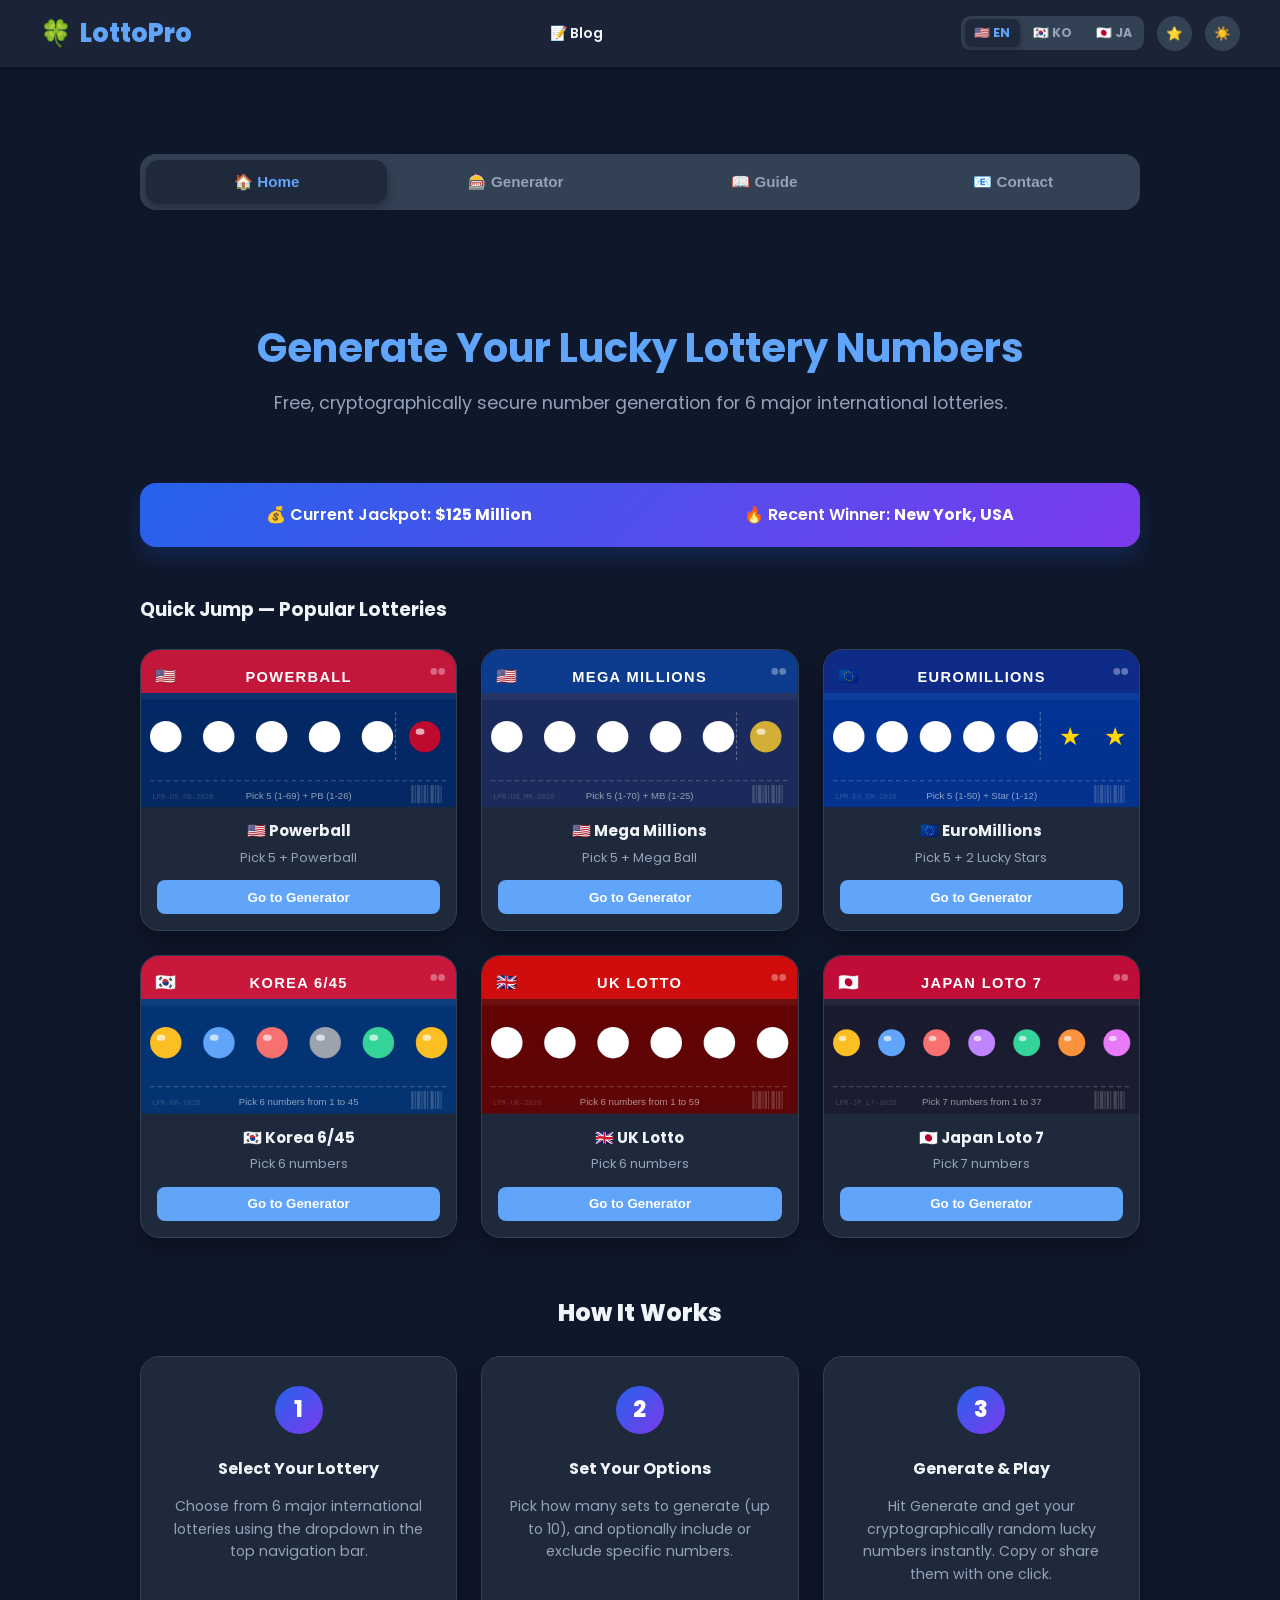
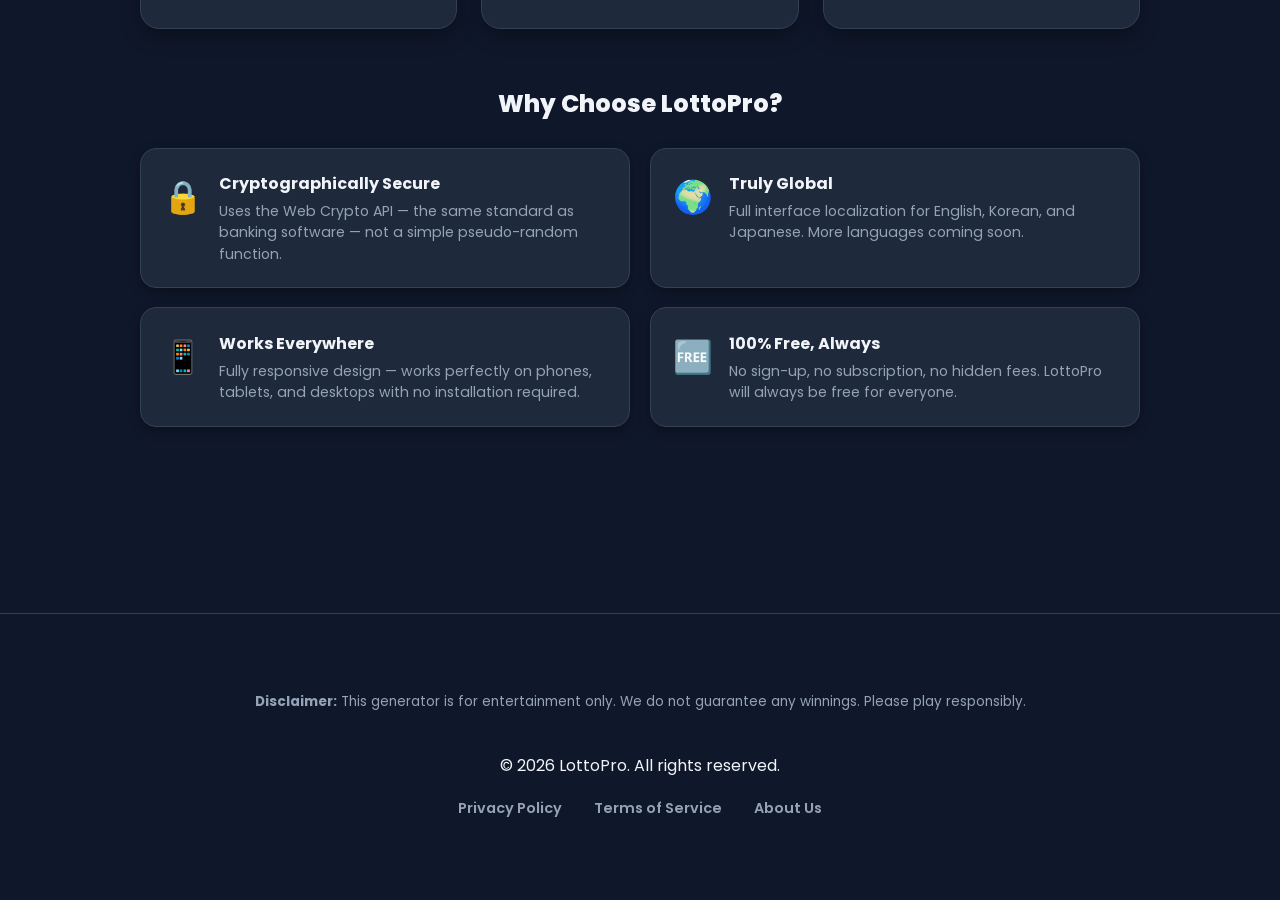
<file: index.html>
<!DOCTYPE html>
<html lang="en">
<head>
    <!-- Google tag (gtag.js) -->
    <script async src="https://www.googletagmanager.com/gtag/js?id=G-3ZBELZMYPK"></script>
    <script>
      window.dataLayer = window.dataLayer || [];
      function gtag(){dataLayer.push(arguments);}
      gtag('js', new Date());
      gtag('config', 'G-3ZBELZMYPK');
    </script>
    <meta charset="UTF-8">
    <meta name="viewport" content="width=device-width, initial-scale=1.0">
    <meta name="google-adsense-account" content="ca-pub-5192540925886631">
    <meta name="description" content="LottoPro - Professional Global Lottery Generator. Generate lucky numbers for Powerball, EuroMillions, Lotto 6/45 and more with statistical insights.">

    <!-- Open Graph -->
    <meta property="og:type" content="website">
    <meta property="og:url" content="https://pruduct-test.pages.dev/">
    <meta property="og:title" content="LottoPro - Global Lottery Number Generator">
    <meta property="og:description" content="Generate lucky numbers for Powerball, EuroMillions, UK Lotto, Korea 6/45, Japan Loto 7 — free, fast, and cryptographically random.">
    <meta property="og:image" content="https://pruduct-test.pages.dev/og-image.png">
    <meta name="twitter:card" content="summary_large_image">
    <meta name="twitter:title" content="LottoPro - Global Lottery Number Generator">
    <meta name="twitter:description" content="Free lucky number generator for Powerball, EuroMillions, UK Lotto, Korea 6/45 and more.">

    <!-- Schema.org -->
    <script type="application/ld+json">
    {
      "@context": "https://schema.org",
      "@type": "WebApplication",
      "name": "LottoPro",
      "url": "https://pruduct-test.pages.dev/",
      "description": "Free global lottery number generator supporting Powerball, EuroMillions, UK Lotto, Korea 6/45, and Japan Loto 7.",
      "applicationCategory": "UtilitiesApplication",
      "operatingSystem": "Any",
      "offers": { "@type": "Offer", "price": "0", "priceCurrency": "USD" },
      "featureList": ["Cryptographically secure random numbers", "Multi-language support", "Number history", "Include/Exclude numbers"]
    }
    </script>
    <script type="application/ld+json">
    {
      "@context": "https://schema.org",
      "@type": "FAQPage",
      "mainEntity": [
        {
          "@type": "Question",
          "name": "Are the lottery numbers truly random?",
          "acceptedAnswer": { "@type": "Answer", "text": "Yes. LottoPro uses the Web Crypto API (crypto.getRandomValues), the same cryptographic standard used in banking software, ensuring high-entropy unpredictable numbers." }
        },
        {
          "@type": "Question",
          "name": "Is LottoPro free to use?",
          "acceptedAnswer": { "@type": "Answer", "text": "Yes, LottoPro is 100% free with no registration, no subscription, and no hidden fees." }
        },
        {
          "@type": "Question",
          "name": "Which lotteries does LottoPro support?",
          "acceptedAnswer": { "@type": "Answer", "text": "LottoPro supports USA Powerball, USA Mega Millions, EuroMillions, UK National Lottery, Korea Lotto 6/45, and Japan Loto 7." }
        }
      ]
    }
    </script>

    <title>LottoPro - Global Lottery Number Generator & Results</title>
    <!-- PWA -->
    <link rel="manifest" href="manifest.json">
    <meta name="theme-color" content="#2563eb">
    <meta name="apple-mobile-web-app-capable" content="yes">
    <meta name="apple-mobile-web-app-status-bar-style" content="default">
    <meta name="apple-mobile-web-app-title" content="LottoPro">
    <link rel="apple-touch-icon" href="icon-192.svg">

    <script async src="https://pagead2.googlesyndication.com/pagead/js/adsbygoogle.js?client=ca-pub-5192540925886631"
     crossorigin="anonymous"></script>
    <link rel="stylesheet" href="style.css">
</head>
<body>
    <header class="main-header">
        <nav class="navbar">
            <div class="logo"><a href="/" style="text-decoration:none;color:inherit;">LottoPro</a></div>
            <a href="blog.html" class="blog-nav-link" style="font-size:0.875rem;font-weight:600;color:var(--text-color);text-decoration:none;white-space:nowrap;">📝 Blog</a>
            <div class="nav-controls">
                <div class="lang-selector" aria-label="Select language">
                    <button class="lang-btn" data-lang="en" title="English">🇺🇸 EN</button>
                    <button class="lang-btn" data-lang="ko" title="한국어">🇰🇷 KO</button>
                    <button class="lang-btn" data-lang="ja" title="日本語">🇯🇵 JA</button>
                </div>
                <button id="bookmark-btn" title="Add to Favorites" style="display:none;">
                    <span class="icon">⭐</span>
                </button>
                <button id="theme-toggle" title="Toggle Dark/Light Mode">
                    <span class="icon">🌙</span>
                </button>
            </div>
        </nav>
    </header>

    <!-- Bookmark tooltip -->
    <div id="bookmark-tooltip" class="bookmark-tooltip" style="display:none;"></div>

    <main class="content-wrapper">
        <!-- Ad: top banner -->
        <div class="ad-unit ad-top">
            <ins class="adsbygoogle"
                 style="display:block"
                 data-ad-client="ca-pub-5192540925886631"
                 data-ad-slot="auto"
                 data-ad-format="auto"
                 data-full-width-responsive="true"></ins>
            <script>(adsbygoogle = window.adsbygoogle || []).push({});</script>
        </div>

        <!-- Main Navigation Tabs -->
        <div class="main-tabs">
            <button class="main-tab-btn active" data-main-tab="home-tab" id="tab-home">🏠 Home</button>
            <button class="main-tab-btn" data-main-tab="generator-tab" id="tab-gen">🎰 Generator</button>
            <button class="main-tab-btn" data-main-tab="guide-tab" id="tab-guide">📖 Guide</button>
            <button class="main-tab-btn" data-main-tab="contact-tab" id="tab-contact">📧 Contact</button>
        </div>

        <!-- HOME TAB -->
        <section id="home-tab" class="main-tab-content active">
            <div class="hero">
                <h1 id="hero-title">Generate your lucky numbers for Powerball, Mega Millions, and more!</h1>
                <p id="hero-sub">Your scientifically random companion for global lotteries.</p>
            </div>

            <div class="jackpot-ticker">
                <div class="ticker-item"><span id="ticker-jackpot">💰 Current Powerball Jackpot:</span> <strong>$125 Million</strong></div>
                <div class="ticker-item"><span id="ticker-winner">🔥 Recent Winner:</span> <strong>New York, USA</strong></div>
            </div>

            <div class="quick-jump">
                <h3 id="quick-jump-title">Quick Jump - Popular Lotteries</h3>
                <div id="quick-grid-container" class="quick-grid"></div>
            </div>

            <!-- How It Works -->
            <div class="how-it-works">
                <h3 id="how-it-works-title">How It Works</h3>
                <div class="steps-grid">
                    <div class="step-card">
                        <div class="step-num">1</div>
                        <h4 data-i18n="step1Title">Select Your Lottery</h4>
                        <p data-i18n="step1Desc">Choose from 6 major international lotteries using the dropdown in the top navigation bar.</p>
                    </div>
                    <div class="step-card">
                        <div class="step-num">2</div>
                        <h4 data-i18n="step2Title">Set Your Options</h4>
                        <p data-i18n="step2Desc">Pick how many sets to generate (up to 10), and optionally include or exclude specific numbers.</p>
                    </div>
                    <div class="step-card">
                        <div class="step-num">3</div>
                        <h4 data-i18n="step3Title">Generate &amp; Play</h4>
                        <p data-i18n="step3Desc">Hit Generate and get your cryptographically random lucky numbers instantly. Copy or share them with one click.</p>
                    </div>
                </div>
            </div>

            <!-- Why LottoPro -->
            <div class="why-section">
                <h3 id="why-title">Why Choose LottoPro?</h3>
                <div class="why-grid">
                    <div class="why-item">
                        <span class="why-icon">🔒</span>
                        <div>
                            <strong data-i18n="why1Title">Cryptographically Secure</strong>
                            <p data-i18n="why1Desc">Uses the Web Crypto API — the same standard as banking software — not a simple pseudo-random function.</p>
                        </div>
                    </div>
                    <div class="why-item">
                        <span class="why-icon">🌍</span>
                        <div>
                            <strong data-i18n="why2Title">Truly Global</strong>
                            <p data-i18n="why2Desc">Full interface localization for English, Korean, and Japanese. More languages coming soon.</p>
                        </div>
                    </div>
                    <div class="why-item">
                        <span class="why-icon">📱</span>
                        <div>
                            <strong data-i18n="why3Title">Works Everywhere</strong>
                            <p data-i18n="why3Desc">Fully responsive design — works perfectly on phones, tablets, and desktops with no installation required.</p>
                        </div>
                    </div>
                    <div class="why-item">
                        <span class="why-icon">🆓</span>
                        <div>
                            <strong data-i18n="why4Title">100% Free, Always</strong>
                            <p data-i18n="why4Desc">No sign-up, no subscription, no hidden fees. LottoPro will always be free for everyone.</p>
                        </div>
                    </div>
                </div>
            </div>
        </section>

        <!-- GENERATOR TAB -->
        <section id="generator-tab" class="main-tab-content">
            <div class="container">
                <h2 id="gen-title-text">Generate Your Lucky Numbers</h2>

                <div class="lottery-select-wrapper">
                    <label for="country-select" id="lottery-select-label">Lottery:</label>
                    <select id="country-select" class="country-select">
                        <option value="us_pb">🇺🇸 USA (Powerball)</option>
                        <option value="us_mm">🇺🇸 USA (Mega Millions)</option>
                        <option value="kr">🇰🇷 South Korea (6/45)</option>
                        <option value="uk">🇬🇧 United Kingdom (6/59)</option>
                        <option value="jp_l7">🇯🇵 Japan (Loto 7)</option>
                        <option value="eu_em">🇪🇺 Europe (EuroMillions)</option>
                    </select>
                </div>

                <div class="generator-controls">
                    <div class="set-count-wrapper">
                        <label for="set-count" id="set-count-label">Sets:</label>
                        <select id="set-count" class="set-count-select">
                            <option value="1">1 Set</option>
                            <option value="2">2 Sets</option>
                            <option value="3">3 Sets</option>
                            <option value="5">5 Sets</option>
                            <option value="10">10 Sets</option>
                        </select>
                    </div>
                </div>

                <div class="advanced-options">
                    <div class="opt-group">
                        <label id="label-exclude">Exclude Numbers:</label>
                        <input type="text" id="exclude-nums" placeholder="e.g. 4, 13, 44">
                    </div>
                    <div class="opt-group">
                        <label id="label-include">Include Numbers:</label>
                        <input type="text" id="include-nums" placeholder="e.g. 7, 21">
                    </div>
                </div>

                <div id="luck-message" class="luck-message"></div>

                <div class="stats-box">
                    <h4 id="stats-title">Statistics</h4>
                    <div class="hot-cold-tabs">
                        <button class="hc-tab active" data-hc="hot" id="tab-hot">🔥 Hot</button>
                        <button class="hc-tab" data-hc="cold" id="tab-cold">🧊 Cold</button>
                    </div>
                    <div id="number-chart" class="number-chart"></div>
                    <a href="#" id="results-link" target="_blank" class="results-link">Check Official Results</a>
                </div>

                <div id="lotto-numbers" class="lotto-numbers-container"></div>
                <button id="generate-btn">Generate Numbers</button>
                <!-- History -->
                <div class="history-section" id="history-section" style="display:none;">
                    <div class="history-header">
                        <h4 id="history-title">Recent Numbers</h4>
                        <button id="clear-history-btn" class="clear-btn">Clear History</button>
                    </div>
                    <div id="history-list" class="history-list"></div>
                </div>
            </div>
        </section>

        <!-- GUIDE TAB -->
        <section id="guide-tab" class="main-tab-content">
            <div class="guide-container container">
                <h2 id="guide-header">Global Lottery Guide</h2>

                <!-- Quick Reference Table -->
                <div class="table-wrapper">
                    <table class="guide-table">
                        <thead>
                            <tr>
                                <th id="th-lotto">Lottery</th>
                                <th id="th-format">How to Play</th>
                                <th id="th-odds">Jackpot Odds</th>
                            </tr>
                        </thead>
                        <tbody>
                            <tr>
                                <td>🇺🇸 USA Powerball</td>
                                <td>Pick 5 (1–69) + Powerball (1–26)</td>
                                <td>1 in 292,201,338</td>
                            </tr>
                            <tr>
                                <td>🇺🇸 USA Mega Millions</td>
                                <td>Pick 5 (1–70) + Mega Ball (1–25)</td>
                                <td>1 in 302,575,350</td>
                            </tr>
                            <tr>
                                <td>🇪🇺 EuroMillions</td>
                                <td>Pick 5 (1–50) + 2 Lucky Stars (1–12)</td>
                                <td>1 in 139,838,160</td>
                            </tr>
                            <tr>
                                <td>🇬🇧 UK Lotto</td>
                                <td>Pick 6 (1–59)</td>
                                <td>1 in 45,057,474</td>
                            </tr>
                            <tr>
                                <td>🇰🇷 Korea 6/45</td>
                                <td>Pick 6 (1–45)</td>
                                <td>1 in 8,145,060</td>
                            </tr>
                            <tr>
                                <td>🇯🇵 Japan Loto 7</td>
                                <td>Pick 7 (1–37)</td>
                                <td>1 in 10,295,472</td>
                            </tr>
                        </tbody>
                    </table>
                </div>

                <!-- Per-Lottery Detail Cards (dynamically rendered) -->
                <h3 class="section-subheader" data-i18n="lotteryDetailsHeader">Lottery Details</h3>
                <div class="lottery-details-grid">
                    <div id="lottery-details-container"></div>
                </div>

                <!-- Pro Tip -->
                <div class="guide-info">
                    <h3 id="tip-header">💡 Pro Tip for Foreigners</h3>
                    <p id="tip-desc">If you win while abroad, most lotteries require you to claim the prize in the same state/country where the ticket was purchased. Always check the official website linked in our Results section!</p>
                </div>

                <!-- Responsible Gaming (dynamically rendered) -->
                <div id="responsible-gaming-container"></div>
            </div>
        </section>

        <!-- CONTACT TAB -->
        <section id="contact-tab" class="main-tab-content">
            <div class="contact-card container">
                <div class="contact-header-premium">
                    <h2 id="contact-header">Get in Touch</h2>
                    <p id="contact-sub">Have a suggestion or found a bug? We'd love to hear from you!</p>
                </div>

                <form action="https://formspree.io/f/mwvywbby" method="POST" class="premium-form">
                    <div class="form-grid">
                        <div class="form-group">
                            <label for="name" id="label-name">Name</label>
                            <input type="text" id="name" name="name" required placeholder="Your full name">
                        </div>
                        <div class="form-group">
                            <label for="email" id="label-email">Email</label>
                            <input type="email" id="email" name="_replyto" required data-i18n-placeholder="emailPlaceholder" placeholder="Email address">
                        </div>
                    </div>
                    <div class="form-group">
                        <label for="message" id="label-msg">Message</label>
                        <textarea id="message" name="message" required data-i18n-placeholder="msgPlaceholder" placeholder="How can we help you?"></textarea>
                    </div>
                    <button type="submit" class="submit-btn-premium" id="btn-submit">
                        <span id="btn-text">Send Message</span>
                    </button>
                </form>
            </div>

            <div class="faq-container-premium">
                <h3 id="faq-header">Frequently Asked Questions</h3>
                <div class="faq-grid-premium">
                    <div class="faq-card-premium">
                        <h4 id="faq-q1">Is this service free?</h4>
                        <p id="faq-a1">Yes, LottoPro is 100% free to use for everyone. No registration, no subscription, and no hidden fees — ever.</p>
                    </div>
                    <div class="faq-card-premium">
                        <h4 id="faq-q2">Are the numbers truly random?</h4>
                        <p id="faq-a2">Yes. We use the Web Crypto API (crypto.getRandomValues), the same cryptographic standard used in banking software, ensuring every number is genuinely unpredictable.</p>
                    </div>
                    <div class="faq-card-premium">
                        <h4 data-i18n="faqQ3">Does LottoPro generate bonus numbers?</h4>
                        <p data-i18n="faqA3">Only for lotteries where the buyer chooses a bonus number: Powerball (Powerball), Mega Millions (Mega Ball), and EuroMillions (Lucky Stars). For UK Lotto, Korea 6/45, and Japan Loto 7, the bonus ball is drawn by the operator — not the player — so we only generate the main numbers.</p>
                    </div>
                    <div class="faq-card-premium">
                        <h4 data-i18n="faqQ4">Can I use the same numbers every week?</h4>
                        <p data-i18n="faqA4">Absolutely. Use the "Include Numbers" field in the generator to lock in specific numbers you always want included. Your history is also saved automatically so you can reference past sets.</p>
                    </div>
                    <div class="faq-card-premium">
                        <h4 data-i18n="faqQ5">Does using a number generator improve my chances of winning?</h4>
                        <p data-i18n="faqA5">No. Each lottery draw is completely independent. No tool, system, or strategy can improve your probability of winning. LottoPro is provided for entertainment and convenience only.</p>
                    </div>
                    <div class="faq-card-premium">
                        <h4 data-i18n="faqQ6">Is my data stored or shared?</h4>
                        <p data-i18n="faqA6">We do not collect personal data. Your generated number history is stored only in your own browser (localStorage) and is never transmitted to our servers. See our <a href="privacy-policy.html" style="color:var(--primary-color)">Privacy Policy</a> for full details.</p>
                    </div>
                </div>
            </div>
        </section>

        <!-- Ad: bottom banner -->
        <div class="ad-unit ad-bottom">
            <ins class="adsbygoogle"
                 style="display:block"
                 data-ad-client="ca-pub-5192540925886631"
                 data-ad-slot="auto"
                 data-ad-format="auto"
                 data-full-width-responsive="true"></ins>
            <script>(adsbygoogle = window.adsbygoogle || []).push({});</script>
        </div>
    </main>

    <footer class="main-footer">
        <div class="footer-content">
            <div class="disclaimer">
                <p id="footer-disclaimer"><strong>Disclaimer:</strong> This Lotto Number Generator is provided for entertainment purposes only. The numbers generated are purely random and do not guarantee any winnings. Please play responsibly.</p>
            </div>
            <p>&copy; 2026 LottoPro. All rights reserved.</p>
            <ul class="footer-links">
                <li><a href="privacy-policy.html"><span data-i18n="footerPrivacy">Privacy Policy</span></a></li>
                <li><a href="terms-of-service.html"><span data-i18n="footerTerms">Terms of Service</span></a></li>
                <li><a href="about.html"><span data-i18n="footerAbout">About Us</span></a></li>
            </ul>
        </div>
    </footer>
    <script src="main.js" type="module"></script>
    <script>
      if ('serviceWorker' in navigator) {
        window.addEventListener('load', () => navigator.serviceWorker.register('/sw.js'));
      }
    </script>
</body>
</html>
</file>
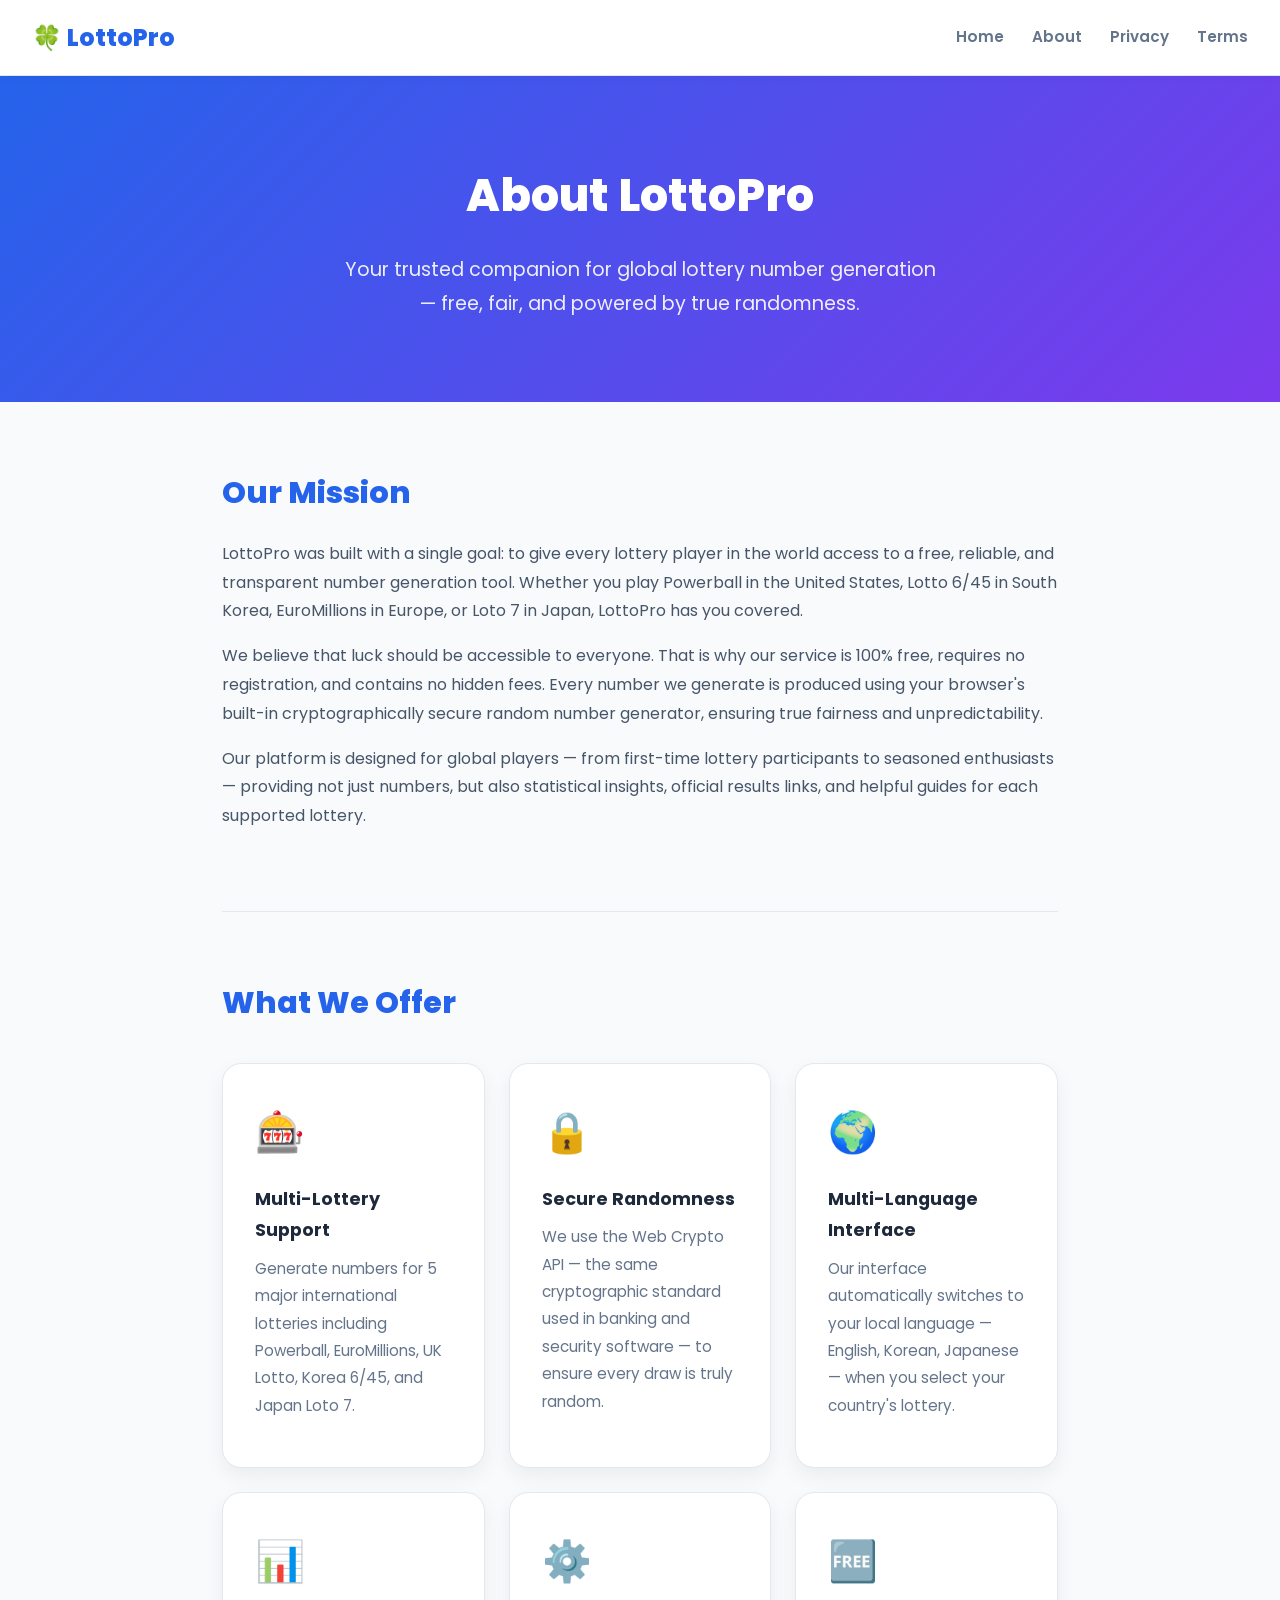
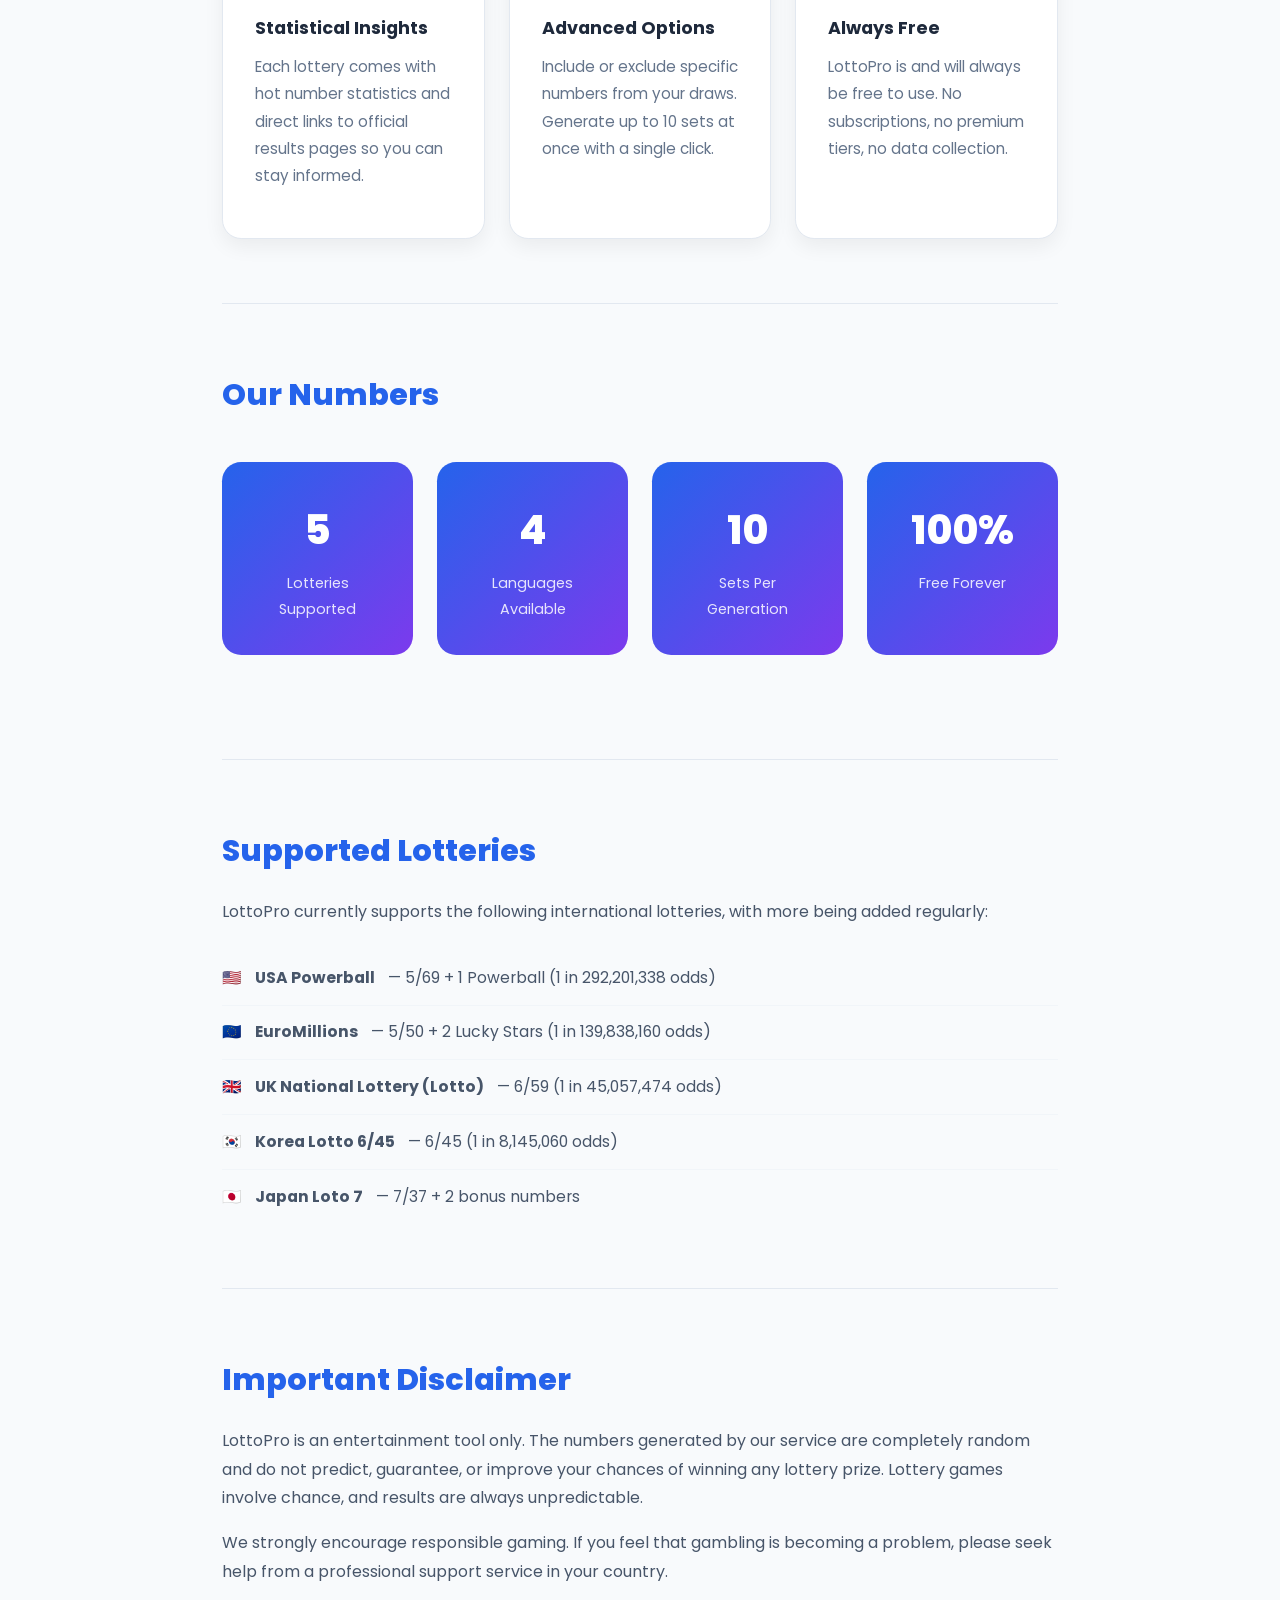
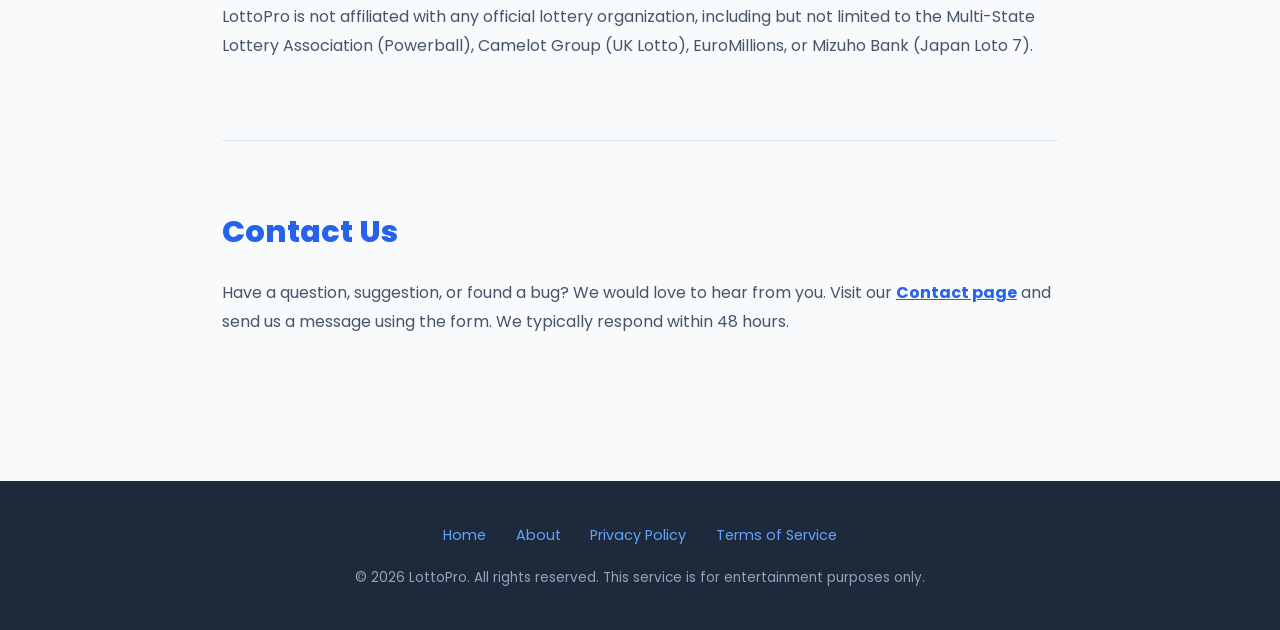
<file: about.html>
<!DOCTYPE html>
<html lang="en">
<head>
    <meta charset="UTF-8">
    <meta name="viewport" content="width=device-width, initial-scale=1.0">
    <meta name="description" content="About LottoPro - Learn about our mission to provide free, fair, and statistically-powered lottery number generators for players worldwide.">
    <title>About Us - LottoPro Global Lottery Generator</title>
    <script async src="https://www.googletagmanager.com/gtag/js?id=G-3ZBELZMYPK"></script>
    <script>
      window.dataLayer = window.dataLayer || [];
      function gtag(){dataLayer.push(arguments);}
      gtag('js', new Date());
      gtag('config', 'G-3ZBELZMYPK');
    </script>
    <script async src="https://pagead2.googlesyndication.com/pagead/js/adsbygoogle.js?client=ca-pub-5192540925886631" crossorigin="anonymous"></script>
    <style>
        @import url('https://fonts.googleapis.com/css2?family=Poppins:wght@400;600;700;800&display=swap');
        * { margin: 0; padding: 0; box-sizing: border-box; }
        body { font-family: 'Poppins', sans-serif; background: #f8fafc; color: #1e293b; line-height: 1.8; }
        header { background: #fff; border-bottom: 1px solid #e2e8f0; padding: 1rem 2rem; display: flex; align-items: center; justify-content: space-between; position: sticky; top: 0; z-index: 100; box-shadow: 0 1px 10px rgba(0,0,0,0.05); }
        .logo { font-size: 1.5rem; font-weight: 800; color: #2563eb; text-decoration: none; }
        .logo::before { content: "🍀 "; }
        nav a { margin-left: 1.5rem; text-decoration: none; color: #64748b; font-weight: 600; font-size: 0.95rem; transition: color 0.2s; }
        nav a:hover { color: #2563eb; }
        .hero { background: linear-gradient(135deg, #2563eb, #7c3aed); color: white; text-align: center; padding: 5rem 2rem; }
        .hero h1 { font-size: 2.8rem; font-weight: 800; margin-bottom: 1rem; }
        .hero p { font-size: 1.2rem; opacity: 0.9; max-width: 600px; margin: 0 auto; }
        .container { max-width: 900px; margin: 0 auto; padding: 0 2rem; }
        .section { padding: 4rem 0; border-bottom: 1px solid #e2e8f0; }
        .section:last-of-type { border-bottom: none; }
        .section h2 { font-size: 1.9rem; font-weight: 800; color: #2563eb; margin-bottom: 1.2rem; }
        .section p { font-size: 1rem; color: #475569; margin-bottom: 1rem; }
        .values-grid { display: grid; grid-template-columns: repeat(auto-fit, minmax(250px, 1fr)); gap: 1.5rem; margin-top: 2rem; }
        .value-card { background: #fff; border-radius: 1.2rem; padding: 2rem; box-shadow: 0 8px 20px rgba(0,0,0,0.06); border: 1px solid #e2e8f0; }
        .value-card .icon { font-size: 2.5rem; margin-bottom: 1rem; }
        .value-card h3 { font-size: 1.1rem; font-weight: 700; color: #1e293b; margin-bottom: 0.5rem; }
        .value-card p { font-size: 0.95rem; color: #64748b; }
        .stats-row { display: grid; grid-template-columns: repeat(auto-fit, minmax(180px, 1fr)); gap: 1.5rem; margin: 2.5rem 0; }
        .stat-card { background: linear-gradient(135deg, #2563eb, #7c3aed); color: white; border-radius: 1.2rem; padding: 2rem; text-align: center; }
        .stat-card .number { font-size: 2.5rem; font-weight: 800; }
        .stat-card .label { font-size: 0.9rem; opacity: 0.85; margin-top: 0.3rem; }
        .lotteries-list { list-style: none; margin-top: 1.5rem; }
        .lotteries-list li { padding: 0.8rem 0; border-bottom: 1px solid #f1f5f9; font-size: 0.98rem; color: #475569; display: flex; align-items: center; gap: 0.8rem; }
        .lotteries-list li:last-child { border-bottom: none; }
        footer { background: #1e293b; color: #94a3b8; text-align: center; padding: 2.5rem 1rem; margin-top: 4rem; }
        footer a { color: #60a5fa; text-decoration: none; margin: 0 0.8rem; font-size: 0.9rem; }
        footer a:hover { text-decoration: underline; }
        footer .copyright { margin-top: 1rem; font-size: 0.85rem; }
        @media (max-width: 768px) {
            .hero h1 { font-size: 2rem; }
            .stats-row { grid-template-columns: 1fr 1fr; }
        }
    </style>
</head>
<body>

<header>
    <a href="index.html" class="logo">LottoPro</a>
    <nav>
        <a href="index.html">Home</a>
        <a href="about.html">About</a>
        <a href="privacy-policy.html">Privacy</a>
        <a href="terms-of-service.html">Terms</a>
    </nav>
</header>

<div class="hero">
    <h1>About LottoPro</h1>
    <p>Your trusted companion for global lottery number generation — free, fair, and powered by true randomness.</p>
</div>

<main class="container">

    <section class="section">
        <h2>Our Mission</h2>
        <p>LottoPro was built with a single goal: to give every lottery player in the world access to a free, reliable, and transparent number generation tool. Whether you play Powerball in the United States, Lotto 6/45 in South Korea, EuroMillions in Europe, or Loto 7 in Japan, LottoPro has you covered.</p>
        <p>We believe that luck should be accessible to everyone. That is why our service is 100% free, requires no registration, and contains no hidden fees. Every number we generate is produced using your browser's built-in cryptographically secure random number generator, ensuring true fairness and unpredictability.</p>
        <p>Our platform is designed for global players — from first-time lottery participants to seasoned enthusiasts — providing not just numbers, but also statistical insights, official results links, and helpful guides for each supported lottery.</p>
    </section>

    <section class="section">
        <h2>What We Offer</h2>
        <div class="values-grid">
            <div class="value-card">
                <div class="icon">🎰</div>
                <h3>Multi-Lottery Support</h3>
                <p>Generate numbers for 5 major international lotteries including Powerball, EuroMillions, UK Lotto, Korea 6/45, and Japan Loto 7.</p>
            </div>
            <div class="value-card">
                <div class="icon">🔒</div>
                <h3>Secure Randomness</h3>
                <p>We use the Web Crypto API — the same cryptographic standard used in banking and security software — to ensure every draw is truly random.</p>
            </div>
            <div class="value-card">
                <div class="icon">🌍</div>
                <h3>Multi-Language Interface</h3>
                <p>Our interface automatically switches to your local language — English, Korean, Japanese — when you select your country's lottery.</p>
            </div>
            <div class="value-card">
                <div class="icon">📊</div>
                <h3>Statistical Insights</h3>
                <p>Each lottery comes with hot number statistics and direct links to official results pages so you can stay informed.</p>
            </div>
            <div class="value-card">
                <div class="icon">⚙️</div>
                <h3>Advanced Options</h3>
                <p>Include or exclude specific numbers from your draws. Generate up to 10 sets at once with a single click.</p>
            </div>
            <div class="value-card">
                <div class="icon">🆓</div>
                <h3>Always Free</h3>
                <p>LottoPro is and will always be free to use. No subscriptions, no premium tiers, no data collection.</p>
            </div>
        </div>
    </section>

    <section class="section">
        <h2>Our Numbers</h2>
        <div class="stats-row">
            <div class="stat-card">
                <div class="number">5</div>
                <div class="label">Lotteries Supported</div>
            </div>
            <div class="stat-card">
                <div class="number">4</div>
                <div class="label">Languages Available</div>
            </div>
            <div class="stat-card">
                <div class="number">10</div>
                <div class="label">Sets Per Generation</div>
            </div>
            <div class="stat-card">
                <div class="number">100%</div>
                <div class="label">Free Forever</div>
            </div>
        </div>
    </section>

    <section class="section">
        <h2>Supported Lotteries</h2>
        <p>LottoPro currently supports the following international lotteries, with more being added regularly:</p>
        <ul class="lotteries-list">
            <li>🇺🇸 <strong>USA Powerball</strong> — 5/69 + 1 Powerball (1 in 292,201,338 odds)</li>
            <li>🇪🇺 <strong>EuroMillions</strong> — 5/50 + 2 Lucky Stars (1 in 139,838,160 odds)</li>
            <li>🇬🇧 <strong>UK National Lottery (Lotto)</strong> — 6/59 (1 in 45,057,474 odds)</li>
            <li>🇰🇷 <strong>Korea Lotto 6/45</strong> — 6/45 (1 in 8,145,060 odds)</li>
            <li>🇯🇵 <strong>Japan Loto 7</strong> — 7/37 + 2 bonus numbers</li>
        </ul>
    </section>

    <section class="section">
        <h2>Important Disclaimer</h2>
        <p>LottoPro is an entertainment tool only. The numbers generated by our service are completely random and do not predict, guarantee, or improve your chances of winning any lottery prize. Lottery games involve chance, and results are always unpredictable.</p>
        <p>We strongly encourage responsible gaming. If you feel that gambling is becoming a problem, please seek help from a professional support service in your country.</p>
        <p>LottoPro is not affiliated with any official lottery organization, including but not limited to the Multi-State Lottery Association (Powerball), Camelot Group (UK Lotto), EuroMillions, or Mizuho Bank (Japan Loto 7).</p>
    </section>

    <section class="section">
        <h2>Contact Us</h2>
        <p>Have a question, suggestion, or found a bug? We would love to hear from you. Visit our <a href="index.html#contact" style="color:#2563eb; font-weight:700;">Contact page</a> and send us a message using the form. We typically respond within 48 hours.</p>
    </section>

</main>

<footer>
    <div>
        <a href="index.html">Home</a>
        <a href="about.html">About</a>
        <a href="privacy-policy.html">Privacy Policy</a>
        <a href="terms-of-service.html">Terms of Service</a>
    </div>
    <p class="copyright">&copy; 2026 LottoPro. All rights reserved. This service is for entertainment purposes only.</p>
</footer>

</body>
</html>
</file>
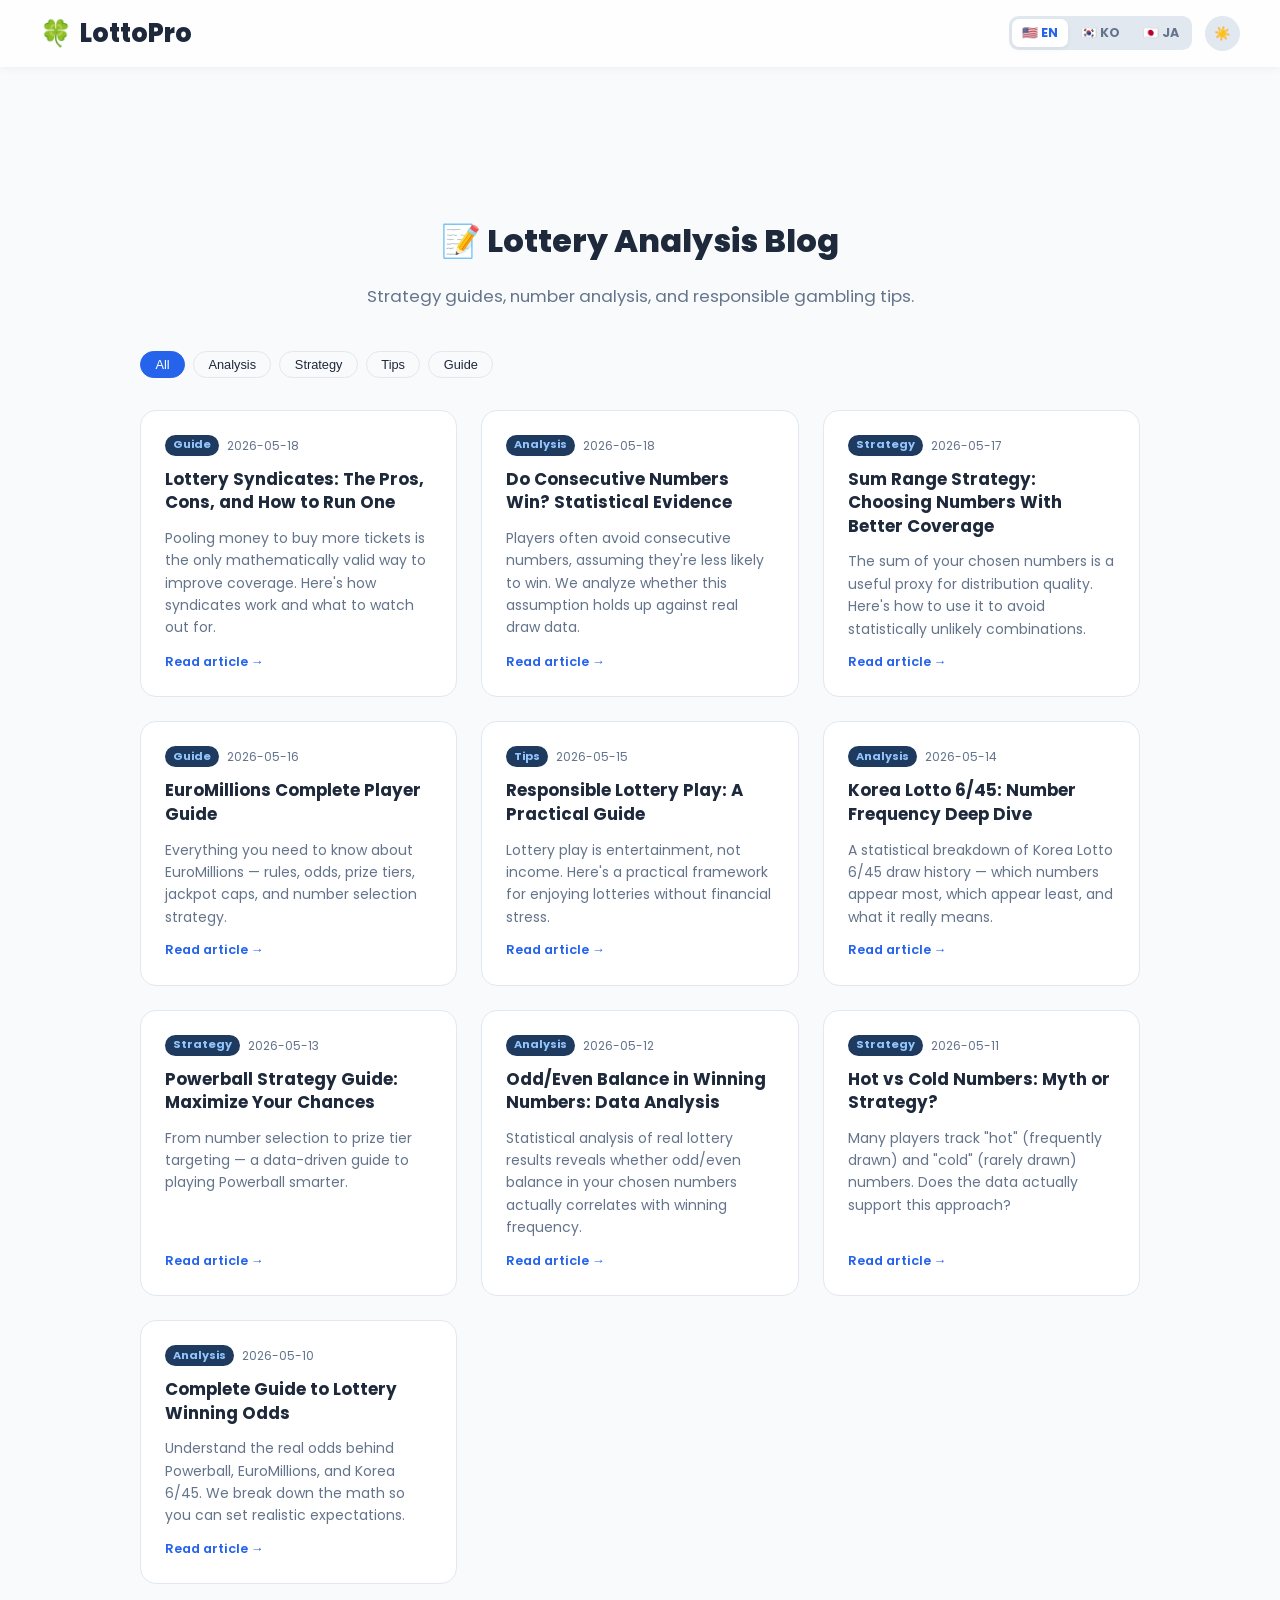
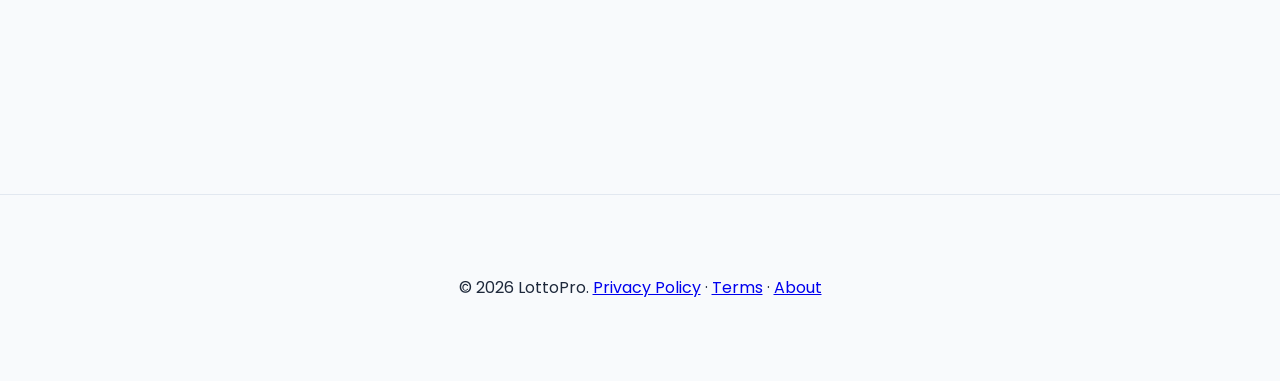
<file: blog.html>
<!DOCTYPE html>
<html lang="en">
<head>
    <script async src="https://www.googletagmanager.com/gtag/js?id=G-3ZBELZMYPK"></script>
    <script>
      window.dataLayer = window.dataLayer || [];
      function gtag(){dataLayer.push(arguments);}
      gtag('js', new Date());
      gtag('config', 'G-3ZBELZMYPK');
    </script>
    <meta charset="UTF-8">
    <meta name="viewport" content="width=device-width, initial-scale=1.0">
    <meta name="google-adsense-account" content="ca-pub-5192540925886631">
    <meta name="description" content="LottoPro Blog — Lottery strategy guides, number analysis, odds breakdowns, and responsible gambling tips.">
    <meta property="og:type" content="website">
    <meta property="og:url" content="https://pruduct-test.pages.dev/blog.html">
    <meta property="og:title" content="LottoPro Blog — Lottery Analysis & Strategy">
    <meta property="og:description" content="Expert lottery guides: odds analysis, hot/cold numbers, strategy tips for Powerball, EuroMillions, Korea 6/45 and more.">
    <title>LottoPro Blog — Lottery Analysis & Strategy</title>
    <link rel="manifest" href="manifest.json">
    <meta name="theme-color" content="#2563eb">
    <script async src="https://pagead2.googlesyndication.com/pagead/js/adsbygoogle.js?client=ca-pub-5192540925886631" crossorigin="anonymous"></script>
    <link rel="stylesheet" href="style.css">
    <style>
        .blog-hero { text-align: center; padding: 2.5rem 1rem 1.5rem; }
        .blog-hero h1 { font-size: 2rem; font-weight: 800; margin-bottom: 0.5rem; }
        .blog-hero p { color: var(--text-muted, #64748b); font-size: 1.05rem; }
        .blog-grid { display: grid; grid-template-columns: repeat(auto-fill, minmax(300px, 1fr)); gap: 1.5rem; padding: 1.5rem 0 3rem; }
        .blog-card { background: var(--container-bg); border: 1px solid var(--toggle-bg); border-radius: 1rem; padding: 1.5rem; display: flex; flex-direction: column; gap: 0.75rem; transition: transform 0.15s, box-shadow 0.15s; cursor: pointer; text-decoration: none; color: inherit; }
        .blog-card:hover { transform: translateY(-3px); box-shadow: 0 8px 24px rgba(0,0,0,0.12); }
        .blog-card-meta { display: flex; align-items: center; gap: 0.5rem; font-size: 0.75rem; color: var(--text-muted, #64748b); }
        .blog-card-category { background: #dbeafe; color: #1d4ed8; font-weight: 700; padding: 0.1rem 0.5rem; border-radius: 999px; font-size: 0.7rem; }
        .dark .blog-card-category { background: #1e3a5f; color: #93c5fd; }
        .blog-card h2 { font-size: 1.05rem; font-weight: 700; margin: 0; line-height: 1.4; color: var(--text-color); }
        .blog-card p { font-size: 0.875rem; color: var(--text-muted, #64748b); margin: 0; line-height: 1.6; flex: 1; }
        .blog-card-read { font-size: 0.8rem; font-weight: 600; color: #2563eb; margin-top: auto; }
        .blog-filter { display: flex; gap: 0.5rem; flex-wrap: wrap; margin-bottom: 0.5rem; }
        .filter-btn { padding: 0.3rem 0.9rem; border-radius: 999px; border: 1px solid var(--toggle-bg); background: transparent; color: var(--text-color); font-size: 0.8rem; cursor: pointer; transition: background 0.15s; }
        .filter-btn.active, .filter-btn:hover { background: #2563eb; color: white; border-color: #2563eb; }
        @media (max-width: 480px) { .blog-grid { grid-template-columns: 1fr; } .blog-hero h1 { font-size: 1.5rem; } }
    </style>
</head>
<body>
    <header class="main-header">
        <nav class="navbar">
            <a href="/" class="logo" style="text-decoration:none;color:inherit;">LottoPro</a>
            <div class="nav-controls">
                <div class="lang-selector">
                    <button class="lang-btn" data-lang="en" title="English">🇺🇸 EN</button>
                    <button class="lang-btn" data-lang="ko" title="한국어">🇰🇷 KO</button>
                    <button class="lang-btn" data-lang="ja" title="日本語">🇯🇵 JA</button>
                </div>
                <button id="theme-toggle" title="Toggle Dark/Light Mode"><span class="icon">🌙</span></button>
            </div>
        </nav>
    </header>

    <main class="content-wrapper">
        <div class="ad-unit ad-top">
            <ins class="adsbygoogle" style="display:block" data-ad-client="ca-pub-5192540925886631" data-ad-slot="auto" data-ad-format="auto" data-full-width-responsive="true"></ins>
            <script>(adsbygoogle = window.adsbygoogle || []).push({});</script>
        </div>

        <div class="blog-hero">
            <h1 id="blog-title">📝 Lottery Analysis Blog</h1>
            <p id="blog-sub">Strategy guides, number analysis, and responsible gambling tips.</p>
        </div>

        <div class="blog-filter" id="blog-filter"></div>
        <div class="blog-grid" id="blog-grid"></div>

        <div class="ad-unit" style="margin-top:2rem;">
            <ins class="adsbygoogle" style="display:block" data-ad-client="ca-pub-5192540925886631" data-ad-slot="auto" data-ad-format="auto" data-full-width-responsive="true"></ins>
            <script>(adsbygoogle = window.adsbygoogle || []).push({});</script>
        </div>
    </main>

    <footer class="main-footer">
        <p>&copy; 2026 LottoPro. <a href="privacy-policy.html">Privacy Policy</a> · <a href="terms-of-service.html">Terms</a> · <a href="about.html">About</a></p>
    </footer>

    <script src="data/posts.js"></script>
    <script>
        // ── Theme ──────────────────────────────────────────────────────────────
        const savedTheme = localStorage.getItem('theme') || 'dark';
        if (savedTheme === 'dark') document.body.classList.add('dark');
        document.getElementById('theme-toggle').addEventListener('click', () => {
            document.body.classList.toggle('dark');
            localStorage.setItem('theme', document.body.classList.contains('dark') ? 'dark' : 'light');
            document.querySelector('#theme-toggle .icon').textContent = document.body.classList.contains('dark') ? '☀️' : '🌙';
        });
        if (savedTheme === 'dark') document.querySelector('#theme-toggle .icon').textContent = '☀️';

        // ── Language ──────────────────────────────────────────────────────────
        let currentLang = localStorage.getItem('lang') || 'en';

        const UI_TEXT = {
            en: { title: '📝 Lottery Analysis Blog', sub: 'Strategy guides, number analysis, and responsible gambling tips.', all: 'All', read: 'Read article →' },
            ko: { title: '📝 복권 분석 블로그', sub: '전략 가이드, 번호 분석, 책임감 있는 도박 팁.', all: '전체', read: '기사 읽기 →' },
            ja: { title: '📝 宝くじ分析ブログ', sub: '戦略ガイド、番号分析、責任あるギャンブルのヒント。', all: 'すべて', read: '記事を読む →' },
        };

        function applyLang(lang) {
            currentLang = lang;
            localStorage.setItem('lang', lang);
            document.querySelectorAll('.lang-btn').forEach(b => b.classList.toggle('active', b.dataset.lang === lang));
            document.documentElement.lang = lang;
            const t = UI_TEXT[lang] || UI_TEXT.en;
            document.getElementById('blog-title').textContent = t.title;
            document.getElementById('blog-sub').textContent = t.sub;
            renderFilter(lang);
            renderGrid(lang, activeFilter);
        }

        document.querySelectorAll('.lang-btn').forEach(btn => {
            btn.addEventListener('click', () => applyLang(btn.dataset.lang));
        });

        // ── Filter ────────────────────────────────────────────────────────────
        let activeFilter = 'all';

        function renderFilter(lang) {
            const t = UI_TEXT[lang] || UI_TEXT.en;
            const categories = ['all', ...new Set(POSTS.map(p => p.category[lang] || p.category.en))];
            const container = document.getElementById('blog-filter');
            container.innerHTML = categories.map(cat => `
                <button class="filter-btn${cat === activeFilter ? ' active' : ''}" data-cat="${cat}">
                    ${cat === 'all' ? t.all : cat}
                </button>
            `).join('');
            container.querySelectorAll('.filter-btn').forEach(btn => {
                btn.addEventListener('click', () => {
                    activeFilter = btn.dataset.cat;
                    renderFilter(currentLang);
                    renderGrid(currentLang, activeFilter);
                });
            });
        }

        // ── Grid ──────────────────────────────────────────────────────────────
        function renderGrid(lang, filter) {
            const t = UI_TEXT[lang] || UI_TEXT.en;
            let posts = [...POSTS].reverse();
            if (filter !== 'all') {
                posts = posts.filter(p => (p.category[lang] || p.category.en) === filter);
            }
            document.getElementById('blog-grid').innerHTML = posts.map(p => `
                <a class="blog-card" href="post.html?id=${p.id}&lang=${lang}">
                    <div class="blog-card-meta">
                        <span class="blog-card-category">${p.category[lang] || p.category.en}</span>
                        <span>${p.date}</span>
                    </div>
                    <h2>${p.title[lang] || p.title.en}</h2>
                    <p>${p.summary[lang] || p.summary.en}</p>
                    <span class="blog-card-read">${t.read}</span>
                </a>
            `).join('');
        }

        applyLang(currentLang);
    </script>
</body>
</html>
</file>
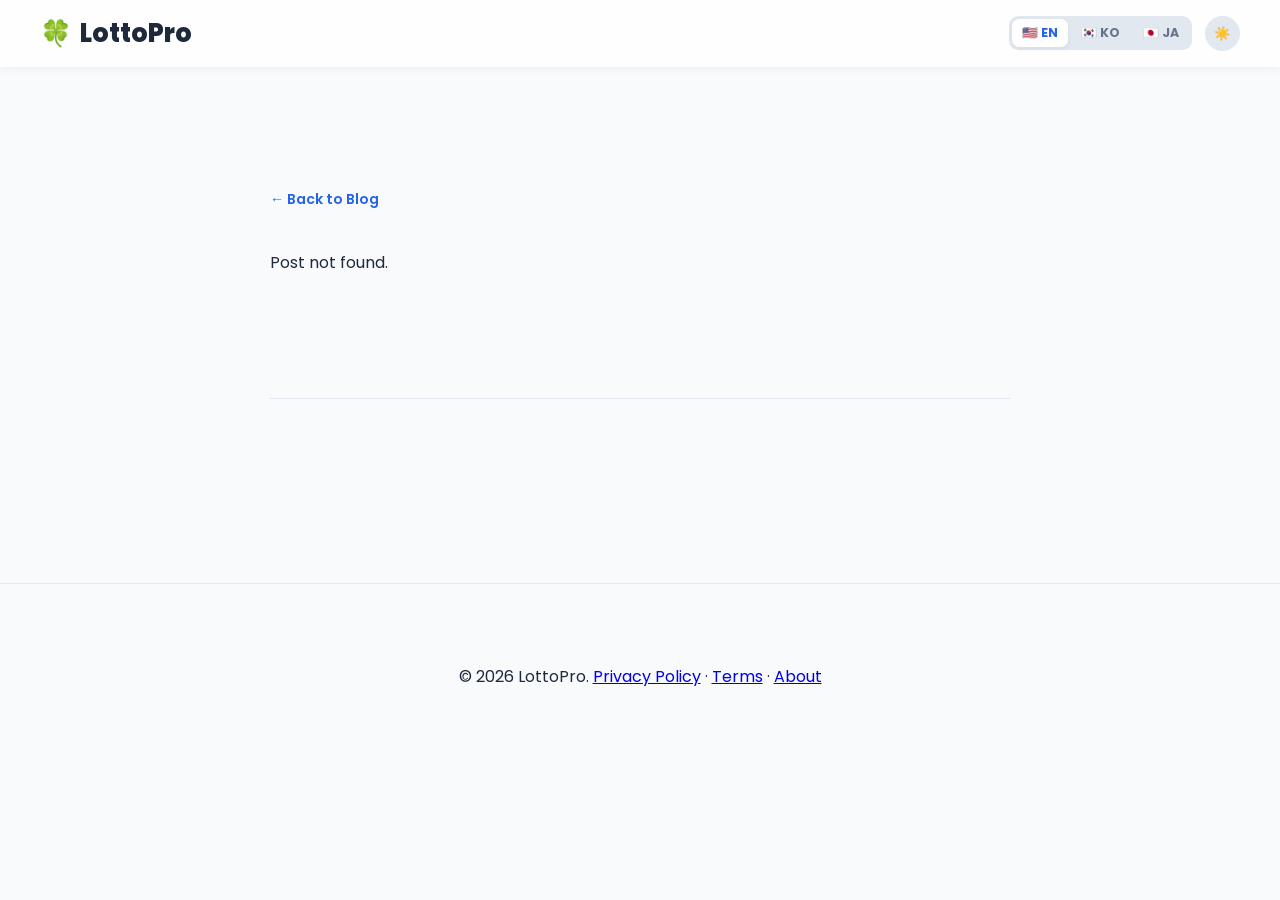
<file: post.html>
<!DOCTYPE html>
<html lang="en">
<head>
    <script async src="https://www.googletagmanager.com/gtag/js?id=G-3ZBELZMYPK"></script>
    <script>
      window.dataLayer = window.dataLayer || [];
      function gtag(){dataLayer.push(arguments);}
      gtag('js', new Date());
      gtag('config', 'G-3ZBELZMYPK');
    </script>
    <meta charset="UTF-8">
    <meta name="viewport" content="width=device-width, initial-scale=1.0">
    <meta name="google-adsense-account" content="ca-pub-5192540925886631">
    <title id="page-title">LottoPro Blog</title>
    <meta name="description" id="page-desc" content="LottoPro Blog — Lottery analysis and strategy.">
    <meta property="og:type" content="article">
    <link rel="manifest" href="manifest.json">
    <meta name="theme-color" content="#2563eb">
    <script async src="https://pagead2.googlesyndication.com/pagead/js/adsbygoogle.js?client=ca-pub-5192540925886631" crossorigin="anonymous"></script>
    <link rel="stylesheet" href="style.css">
    <style>
        .post-container { max-width: 740px; margin: 0 auto; padding: 2rem 1rem 4rem; }
        .post-back { display: inline-flex; align-items: center; gap: 0.4rem; color: #2563eb; font-size: 0.875rem; font-weight: 600; text-decoration: none; margin-bottom: 1.5rem; }
        .post-back:hover { text-decoration: underline; }
        .post-header { margin-bottom: 2rem; }
        .post-header-meta { display: flex; align-items: center; gap: 0.6rem; font-size: 0.8rem; color: var(--text-muted, #64748b); margin-bottom: 0.75rem; }
        .post-category { background: #dbeafe; color: #1d4ed8; font-weight: 700; padding: 0.15rem 0.6rem; border-radius: 999px; font-size: 0.72rem; }
        .dark .post-category { background: #1e3a5f; color: #93c5fd; }
        .post-header h1 { font-size: 1.75rem; font-weight: 800; line-height: 1.3; margin: 0; }
        .post-body { font-size: 1rem; line-height: 1.8; color: var(--text-color); }
        .post-body h2 { font-size: 1.25rem; font-weight: 700; margin: 2rem 0 0.75rem; color: var(--text-color); border-bottom: 2px solid var(--toggle-bg); padding-bottom: 0.4rem; }
        .post-body p { margin: 0 0 1rem; }
        .post-body ul, .post-body ol { padding-left: 1.5rem; margin: 0 0 1rem; }
        .post-body li { margin-bottom: 0.4rem; }
        .post-body strong { font-weight: 700; }
        .post-body em { font-style: italic; }
        .post-table { width: 100%; border-collapse: collapse; margin: 1rem 0 1.5rem; font-size: 0.875rem; }
        .post-table th { background: var(--toggle-bg); padding: 0.6rem 0.75rem; text-align: left; font-weight: 700; }
        .post-table td { padding: 0.5rem 0.75rem; border-bottom: 1px solid var(--toggle-bg); }
        .post-table tr:last-child td { border-bottom: none; }
        .post-formula { background: var(--toggle-bg); padding: 0.6rem 1rem; border-radius: 0.5rem; font-family: monospace; font-size: 0.95rem; margin: 0.5rem 0 1rem; display: inline-block; }
        .post-divider { border: none; border-top: 1px solid var(--toggle-bg); margin: 2.5rem 0; }
        .post-related { margin-top: 2rem; }
        .post-related h3 { font-size: 1rem; font-weight: 700; margin-bottom: 1rem; }
        .related-grid { display: grid; grid-template-columns: repeat(auto-fill, minmax(220px, 1fr)); gap: 1rem; }
        .related-card { background: var(--container-bg); border: 1px solid var(--toggle-bg); border-radius: 0.75rem; padding: 1rem; text-decoration: none; color: inherit; display: block; }
        .related-card:hover { border-color: #2563eb; }
        .related-card h4 { font-size: 0.875rem; font-weight: 700; margin: 0 0 0.3rem; line-height: 1.4; }
        .related-card span { font-size: 0.75rem; color: var(--text-muted, #64748b); }
        @media (max-width: 480px) { .post-header h1 { font-size: 1.35rem; } .post-body h2 { font-size: 1.1rem; } }
    </style>
</head>
<body>
    <header class="main-header">
        <nav class="navbar">
            <a href="/" class="logo" style="text-decoration:none;color:inherit;">LottoPro</a>
            <div class="nav-controls">
                <div class="lang-selector">
                    <button class="lang-btn" data-lang="en" title="English">🇺🇸 EN</button>
                    <button class="lang-btn" data-lang="ko" title="한국어">🇰🇷 KO</button>
                    <button class="lang-btn" data-lang="ja" title="日本語">🇯🇵 JA</button>
                </div>
                <button id="theme-toggle" title="Toggle Dark/Light Mode"><span class="icon">🌙</span></button>
            </div>
        </nav>
    </header>

    <main class="content-wrapper">
        <div class="ad-unit ad-top">
            <ins class="adsbygoogle" style="display:block" data-ad-client="ca-pub-5192540925886631" data-ad-slot="auto" data-ad-format="auto" data-full-width-responsive="true"></ins>
            <script>(adsbygoogle = window.adsbygoogle || []).push({});</script>
        </div>

        <div class="post-container">
            <a class="post-back" href="blog.html" id="back-link">← Back to Blog</a>
            <div id="post-content">
                <p style="color:var(--text-muted,#64748b)">Loading…</p>
            </div>

            <div class="ad-unit" style="margin: 2rem 0;">
                <ins class="adsbygoogle" style="display:block" data-ad-client="ca-pub-5192540925886631" data-ad-slot="auto" data-ad-format="auto" data-full-width-responsive="true"></ins>
                <script>(adsbygoogle = window.adsbygoogle || []).push({});</script>
            </div>

            <hr class="post-divider">
            <div class="post-related" id="post-related"></div>
        </div>
    </main>

    <footer class="main-footer">
        <p>&copy; 2026 LottoPro. <a href="privacy-policy.html">Privacy Policy</a> · <a href="terms-of-service.html">Terms</a> · <a href="about.html">About</a></p>
    </footer>

    <script src="data/posts.js"></script>
    <script>
        // ── Theme ──────────────────────────────────────────────────────────────
        const savedTheme = localStorage.getItem('theme') || 'dark';
        if (savedTheme === 'dark') document.body.classList.add('dark');
        document.getElementById('theme-toggle').addEventListener('click', () => {
            document.body.classList.toggle('dark');
            localStorage.setItem('theme', document.body.classList.contains('dark') ? 'dark' : 'light');
            document.querySelector('#theme-toggle .icon').textContent = document.body.classList.contains('dark') ? '☀️' : '🌙';
        });
        if (savedTheme === 'dark') document.querySelector('#theme-toggle .icon').textContent = '☀️';

        // ── Language ──────────────────────────────────────────────────────────
        const params = new URLSearchParams(location.search);
        const postId = params.get('id');
        let currentLang = params.get('lang') || localStorage.getItem('lang') || 'en';

        const UI_TEXT = {
            en: { back: '← Back to Blog', related: 'Related Articles', notFound: 'Post not found.' },
            ko: { back: '← 블로그로 돌아가기', related: '관련 글', notFound: '글을 찾을 수 없습니다.' },
            ja: { back: '← ブログに戻る', related: '関連記事', notFound: '記事が見つかりません。' },
        };

        function applyLang(lang) {
            currentLang = lang;
            localStorage.setItem('lang', lang);
            document.querySelectorAll('.lang-btn').forEach(b => b.classList.toggle('active', b.dataset.lang === lang));
            document.documentElement.lang = lang;
            renderPost(lang);
        }

        document.querySelectorAll('.lang-btn').forEach(btn => {
            btn.addEventListener('click', () => applyLang(btn.dataset.lang));
        });

        function renderPost(lang) {
            const t = UI_TEXT[lang] || UI_TEXT.en;
            document.getElementById('back-link').textContent = t.back;

            const post = POSTS.find(p => p.id === postId);
            if (!post) {
                document.getElementById('post-content').innerHTML = `<p>${t.notFound}</p>`;
                return;
            }

            const title = post.title[lang] || post.title.en;
            const content = post.content[lang] || post.content.en;
            const category = post.category[lang] || post.category.en;

            document.title = `${title} — LottoPro Blog`;
            document.getElementById('page-title').textContent = `${title} — LottoPro Blog`;
            document.getElementById('page-desc').setAttribute('content', post.summary[lang] || post.summary.en);

            document.getElementById('post-content').innerHTML = `
                <div class="post-header">
                    <div class="post-header-meta">
                        <span class="post-category">${category}</span>
                        <span>${post.date}</span>
                    </div>
                    <h1>${title}</h1>
                </div>
                <div class="post-body">${content}</div>
            `;

            // Related posts (same category, excluding current)
            const related = POSTS.filter(p => p.id !== postId && (p.category[lang] || p.category.en) === category).slice(0, 3);
            if (related.length) {
                document.getElementById('post-related').innerHTML = `
                    <h3>${t.related}</h3>
                    <div class="related-grid">
                        ${related.map(r => `
                            <a class="related-card" href="post.html?id=${r.id}&lang=${lang}">
                                <h4>${r.title[lang] || r.title.en}</h4>
                                <span>${r.date}</span>
                            </a>
                        `).join('')}
                    </div>
                `;
            } else {
                document.getElementById('post-related').innerHTML = '';
            }
        }

        applyLang(currentLang);
    </script>
</body>
</html>
</file>
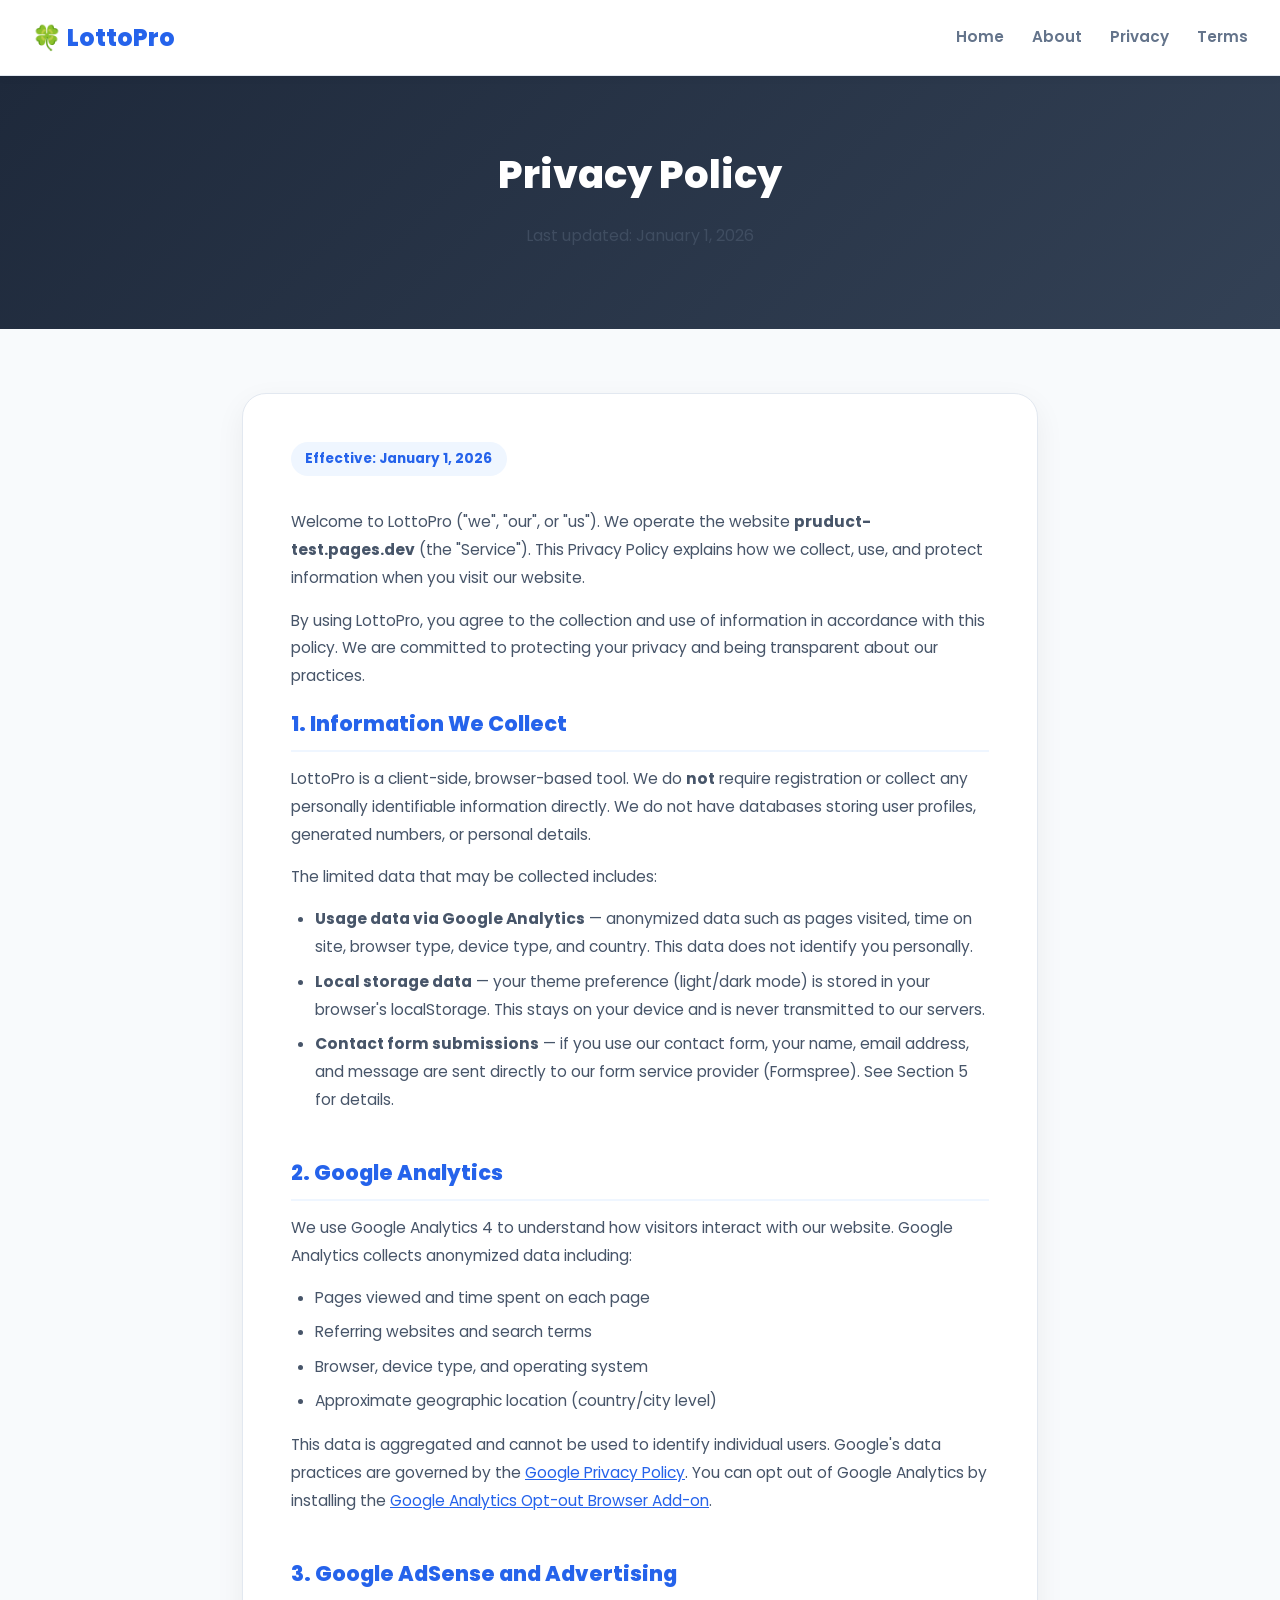
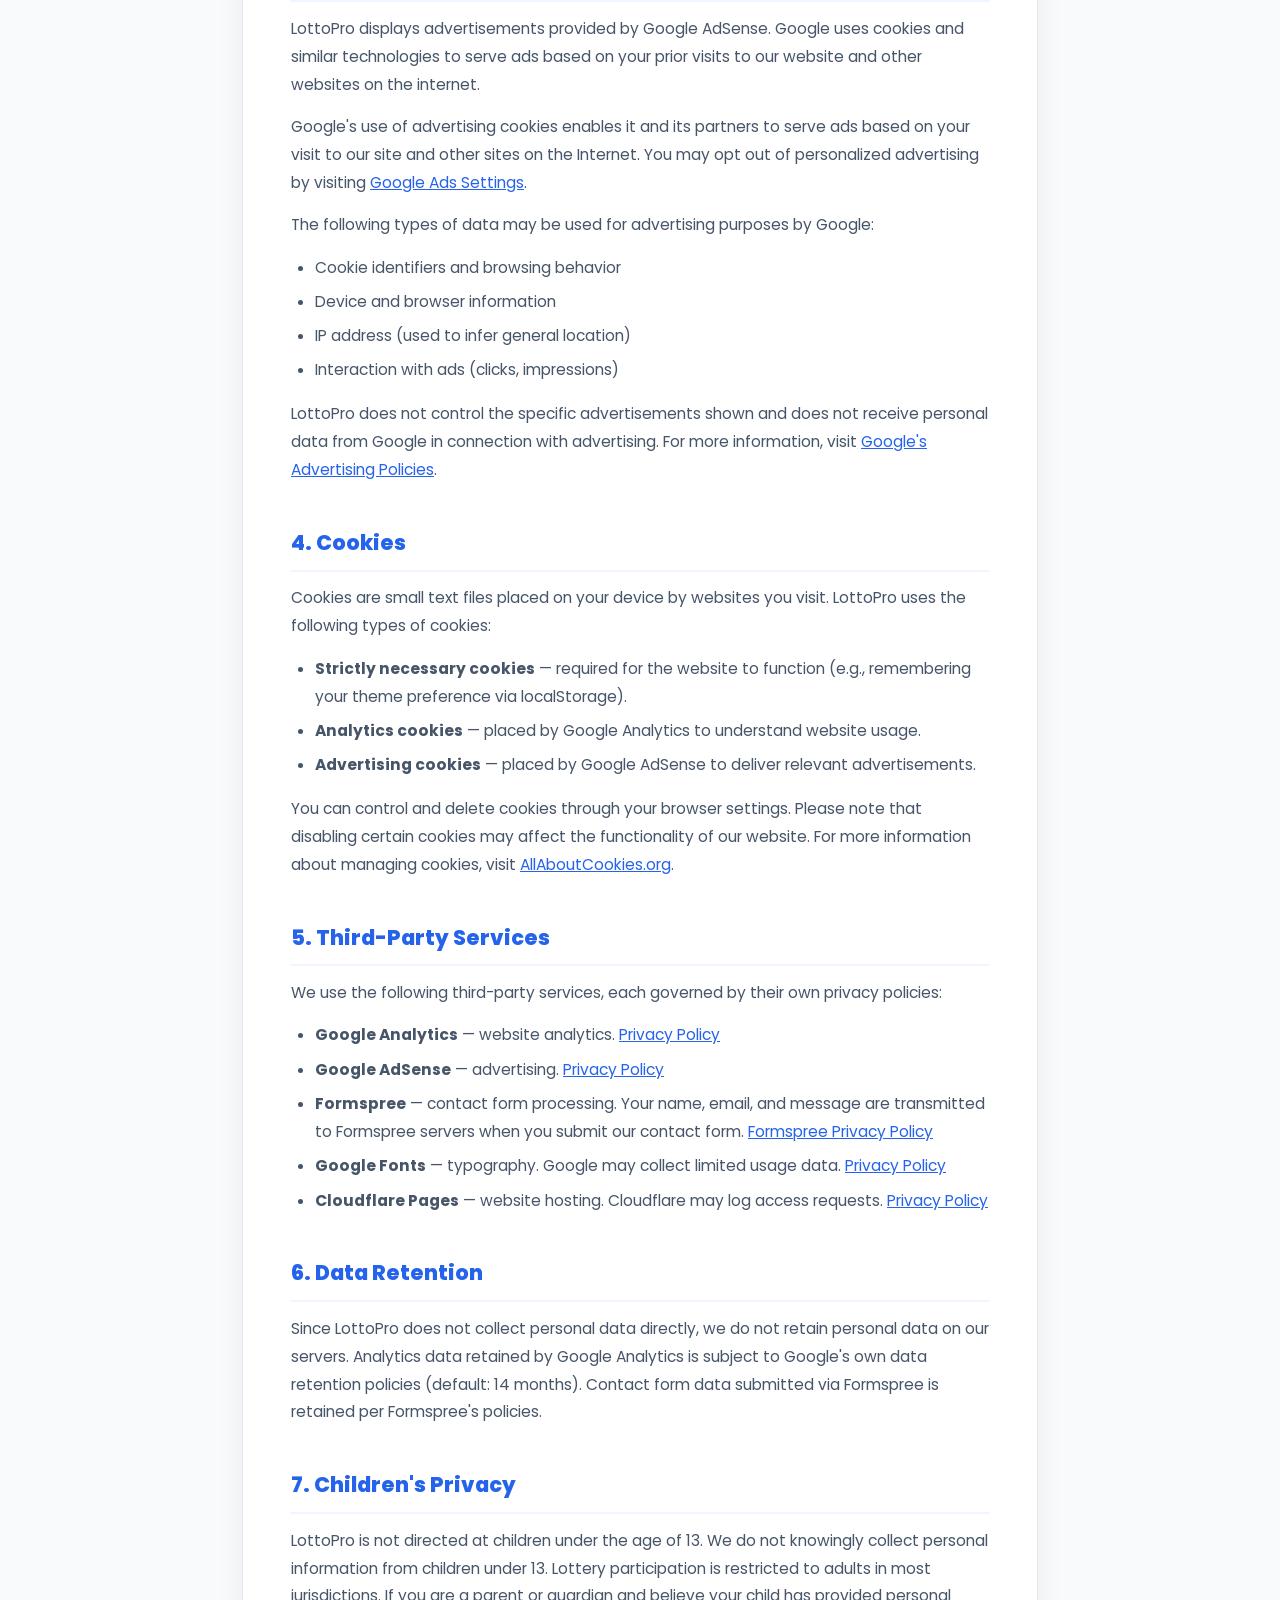
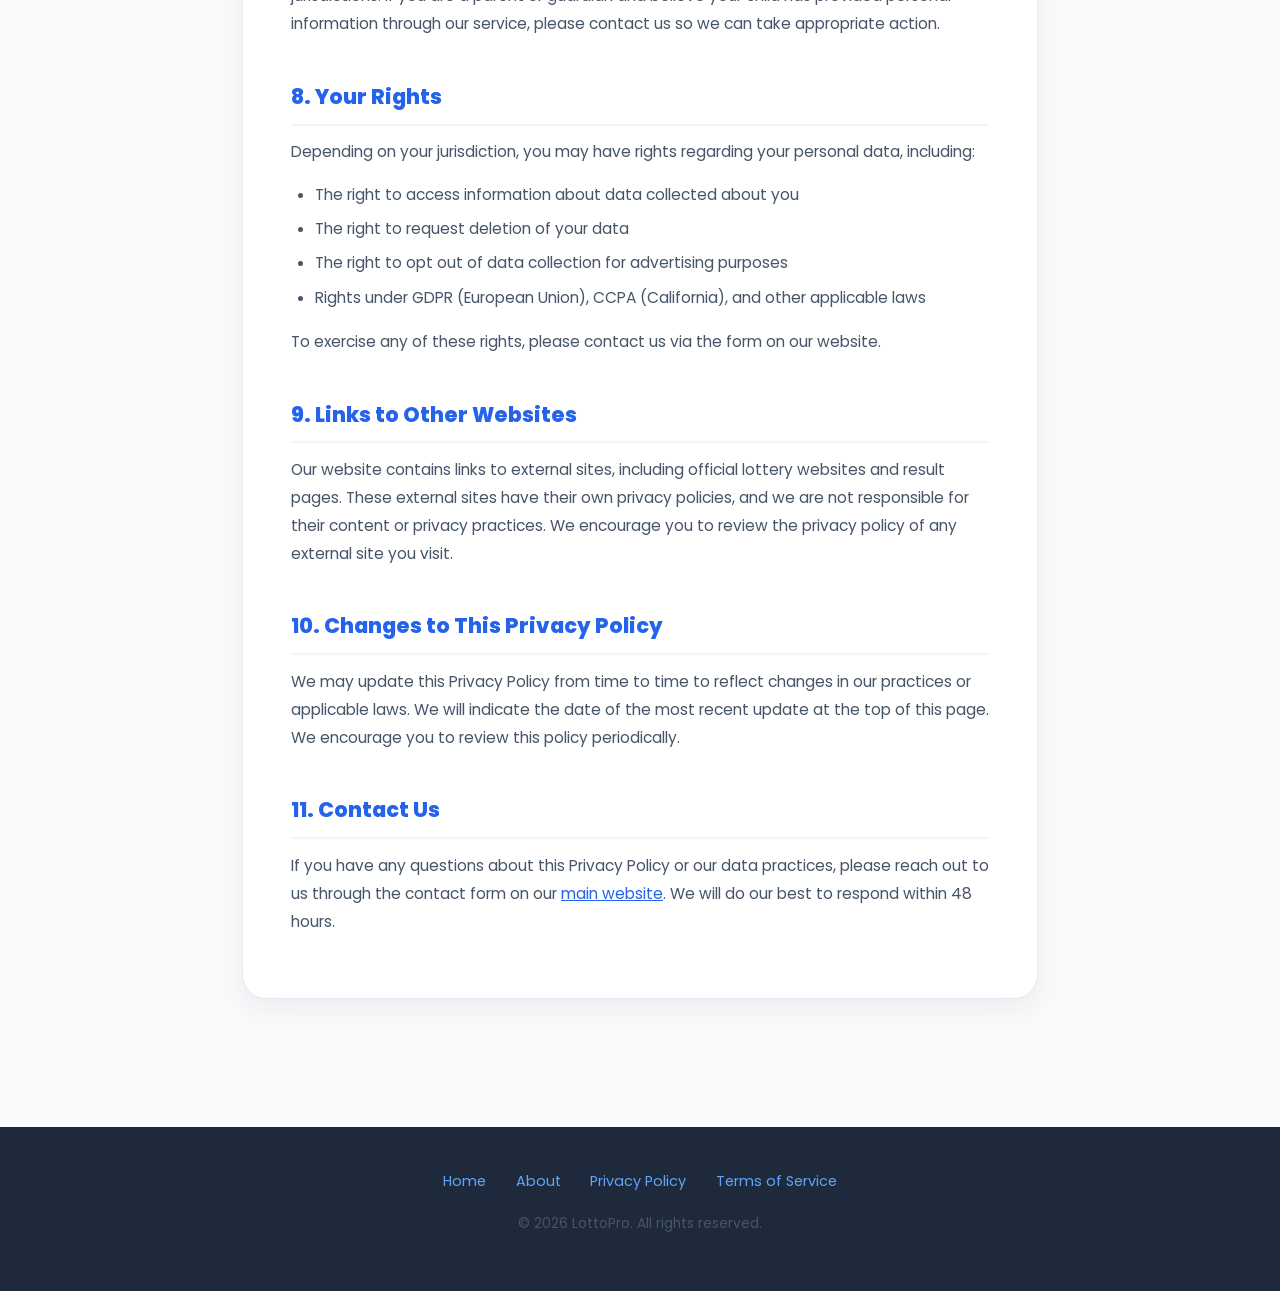
<file: privacy-policy.html>
<!DOCTYPE html>
<html lang="en">
<head>
    <meta charset="UTF-8">
    <meta name="viewport" content="width=device-width, initial-scale=1.0">
    <meta name="description" content="LottoPro Privacy Policy - Learn how we handle your data, cookies, and advertising on our free global lottery number generator.">
    <title>Privacy Policy - LottoPro</title>
    <script async src="https://www.googletagmanager.com/gtag/js?id=G-3ZBELZMYPK"></script>
    <script>
      window.dataLayer = window.dataLayer || [];
      function gtag(){dataLayer.push(arguments);}
      gtag('js', new Date());
      gtag('config', 'G-3ZBELZMYPK');
    </script>
    <script async src="https://pagead2.googlesyndication.com/pagead/js/adsbygoogle.js?client=ca-pub-5192540925886631" crossorigin="anonymous"></script>
    <style>
        @import url('https://fonts.googleapis.com/css2?family=Poppins:wght@400;600;700;800&display=swap');
        * { margin: 0; padding: 0; box-sizing: border-box; }
        body { font-family: 'Poppins', sans-serif; background: #f8fafc; color: #1e293b; line-height: 1.8; }
        header { background: #fff; border-bottom: 1px solid #e2e8f0; padding: 1rem 2rem; display: flex; align-items: center; justify-content: space-between; position: sticky; top: 0; z-index: 100; box-shadow: 0 1px 10px rgba(0,0,0,0.05); }
        .logo { font-size: 1.5rem; font-weight: 800; color: #2563eb; text-decoration: none; }
        .logo::before { content: "🍀 "; }
        nav a { margin-left: 1.5rem; text-decoration: none; color: #64748b; font-weight: 600; font-size: 0.95rem; transition: color 0.2s; }
        nav a:hover { color: #2563eb; }
        .page-hero { background: linear-gradient(135deg, #1e293b, #334155); color: white; text-align: center; padding: 4rem 2rem; }
        .page-hero h1 { font-size: 2.4rem; font-weight: 800; }
        .page-hero p { font-size: 1rem; opacity: 0.75; margin-top: 0.8rem; }
        .container { max-width: 860px; margin: 0 auto; padding: 4rem 2rem; }
        .policy-card { background: #fff; border-radius: 1.5rem; padding: 3rem; box-shadow: 0 10px 30px rgba(0,0,0,0.06); border: 1px solid #e2e8f0; }
        h2 { font-size: 1.3rem; font-weight: 800; color: #2563eb; margin: 2.5rem 0 0.8rem; padding-bottom: 0.5rem; border-bottom: 2px solid #eff6ff; }
        h2:first-of-type { margin-top: 0; }
        p { font-size: 0.97rem; color: #475569; margin-bottom: 0.9rem; }
        ul { margin: 0.8rem 0 1rem 1.5rem; }
        ul li { font-size: 0.97rem; color: #475569; margin-bottom: 0.4rem; }
        .updated { display: inline-block; background: #eff6ff; color: #2563eb; font-size: 0.85rem; font-weight: 700; padding: 0.3rem 0.9rem; border-radius: 2rem; margin-bottom: 2rem; }
        a { color: #2563eb; }
        footer { background: #1e293b; color: #94a3b8; text-align: center; padding: 2.5rem 1rem; margin-top: 4rem; }
        footer a { color: #60a5fa; text-decoration: none; margin: 0 0.8rem; font-size: 0.9rem; }
        footer .copyright { margin-top: 1rem; font-size: 0.85rem; }
    </style>
</head>
<body>

<header>
    <a href="index.html" class="logo">LottoPro</a>
    <nav>
        <a href="index.html">Home</a>
        <a href="about.html">About</a>
        <a href="privacy-policy.html">Privacy</a>
        <a href="terms-of-service.html">Terms</a>
    </nav>
</header>

<div class="page-hero">
    <h1>Privacy Policy</h1>
    <p>Last updated: January 1, 2026</p>
</div>

<div class="container">
    <div class="policy-card">
        <span class="updated">Effective: January 1, 2026</span>

        <p>Welcome to LottoPro ("we", "our", or "us"). We operate the website <strong>pruduct-test.pages.dev</strong> (the "Service"). This Privacy Policy explains how we collect, use, and protect information when you visit our website.</p>
        <p>By using LottoPro, you agree to the collection and use of information in accordance with this policy. We are committed to protecting your privacy and being transparent about our practices.</p>

        <h2>1. Information We Collect</h2>
        <p>LottoPro is a client-side, browser-based tool. We do <strong>not</strong> require registration or collect any personally identifiable information directly. We do not have databases storing user profiles, generated numbers, or personal details.</p>
        <p>The limited data that may be collected includes:</p>
        <ul>
            <li><strong>Usage data via Google Analytics</strong> — anonymized data such as pages visited, time on site, browser type, device type, and country. This data does not identify you personally.</li>
            <li><strong>Local storage data</strong> — your theme preference (light/dark mode) is stored in your browser's localStorage. This stays on your device and is never transmitted to our servers.</li>
            <li><strong>Contact form submissions</strong> — if you use our contact form, your name, email address, and message are sent directly to our form service provider (Formspree). See Section 5 for details.</li>
        </ul>

        <h2>2. Google Analytics</h2>
        <p>We use Google Analytics 4 to understand how visitors interact with our website. Google Analytics collects anonymized data including:</p>
        <ul>
            <li>Pages viewed and time spent on each page</li>
            <li>Referring websites and search terms</li>
            <li>Browser, device type, and operating system</li>
            <li>Approximate geographic location (country/city level)</li>
        </ul>
        <p>This data is aggregated and cannot be used to identify individual users. Google's data practices are governed by the <a href="https://policies.google.com/privacy" target="_blank" rel="noopener">Google Privacy Policy</a>. You can opt out of Google Analytics by installing the <a href="https://tools.google.com/dlpage/gaoptout" target="_blank" rel="noopener">Google Analytics Opt-out Browser Add-on</a>.</p>

        <h2>3. Google AdSense and Advertising</h2>
        <p>LottoPro displays advertisements provided by Google AdSense. Google uses cookies and similar technologies to serve ads based on your prior visits to our website and other websites on the internet.</p>
        <p>Google's use of advertising cookies enables it and its partners to serve ads based on your visit to our site and other sites on the Internet. You may opt out of personalized advertising by visiting <a href="https://www.google.com/settings/ads" target="_blank" rel="noopener">Google Ads Settings</a>.</p>
        <p>The following types of data may be used for advertising purposes by Google:</p>
        <ul>
            <li>Cookie identifiers and browsing behavior</li>
            <li>Device and browser information</li>
            <li>IP address (used to infer general location)</li>
            <li>Interaction with ads (clicks, impressions)</li>
        </ul>
        <p>LottoPro does not control the specific advertisements shown and does not receive personal data from Google in connection with advertising. For more information, visit <a href="https://policies.google.com/technologies/ads" target="_blank" rel="noopener">Google's Advertising Policies</a>.</p>

        <h2>4. Cookies</h2>
        <p>Cookies are small text files placed on your device by websites you visit. LottoPro uses the following types of cookies:</p>
        <ul>
            <li><strong>Strictly necessary cookies</strong> — required for the website to function (e.g., remembering your theme preference via localStorage).</li>
            <li><strong>Analytics cookies</strong> — placed by Google Analytics to understand website usage.</li>
            <li><strong>Advertising cookies</strong> — placed by Google AdSense to deliver relevant advertisements.</li>
        </ul>
        <p>You can control and delete cookies through your browser settings. Please note that disabling certain cookies may affect the functionality of our website. For more information about managing cookies, visit <a href="https://www.allaboutcookies.org" target="_blank" rel="noopener">AllAboutCookies.org</a>.</p>

        <h2>5. Third-Party Services</h2>
        <p>We use the following third-party services, each governed by their own privacy policies:</p>
        <ul>
            <li><strong>Google Analytics</strong> — website analytics. <a href="https://policies.google.com/privacy" target="_blank" rel="noopener">Privacy Policy</a></li>
            <li><strong>Google AdSense</strong> — advertising. <a href="https://policies.google.com/privacy" target="_blank" rel="noopener">Privacy Policy</a></li>
            <li><strong>Formspree</strong> — contact form processing. Your name, email, and message are transmitted to Formspree servers when you submit our contact form. <a href="https://formspree.io/legal/privacy-policy" target="_blank" rel="noopener">Formspree Privacy Policy</a></li>
            <li><strong>Google Fonts</strong> — typography. Google may collect limited usage data. <a href="https://policies.google.com/privacy" target="_blank" rel="noopener">Privacy Policy</a></li>
            <li><strong>Cloudflare Pages</strong> — website hosting. Cloudflare may log access requests. <a href="https://www.cloudflare.com/privacypolicy/" target="_blank" rel="noopener">Privacy Policy</a></li>
        </ul>

        <h2>6. Data Retention</h2>
        <p>Since LottoPro does not collect personal data directly, we do not retain personal data on our servers. Analytics data retained by Google Analytics is subject to Google's own data retention policies (default: 14 months). Contact form data submitted via Formspree is retained per Formspree's policies.</p>

        <h2>7. Children's Privacy</h2>
        <p>LottoPro is not directed at children under the age of 13. We do not knowingly collect personal information from children under 13. Lottery participation is restricted to adults in most jurisdictions. If you are a parent or guardian and believe your child has provided personal information through our service, please contact us so we can take appropriate action.</p>

        <h2>8. Your Rights</h2>
        <p>Depending on your jurisdiction, you may have rights regarding your personal data, including:</p>
        <ul>
            <li>The right to access information about data collected about you</li>
            <li>The right to request deletion of your data</li>
            <li>The right to opt out of data collection for advertising purposes</li>
            <li>Rights under GDPR (European Union), CCPA (California), and other applicable laws</li>
        </ul>
        <p>To exercise any of these rights, please contact us via the form on our website.</p>

        <h2>9. Links to Other Websites</h2>
        <p>Our website contains links to external sites, including official lottery websites and result pages. These external sites have their own privacy policies, and we are not responsible for their content or privacy practices. We encourage you to review the privacy policy of any external site you visit.</p>

        <h2>10. Changes to This Privacy Policy</h2>
        <p>We may update this Privacy Policy from time to time to reflect changes in our practices or applicable laws. We will indicate the date of the most recent update at the top of this page. We encourage you to review this policy periodically.</p>

        <h2>11. Contact Us</h2>
        <p>If you have any questions about this Privacy Policy or our data practices, please reach out to us through the contact form on our <a href="index.html">main website</a>. We will do our best to respond within 48 hours.</p>
    </div>
</div>

<footer>
    <div>
        <a href="index.html">Home</a>
        <a href="about.html">About</a>
        <a href="privacy-policy.html">Privacy Policy</a>
        <a href="terms-of-service.html">Terms of Service</a>
    </div>
    <p class="copyright">&copy; 2026 LottoPro. All rights reserved.</p>
</footer>

</body>
</html>
</file>
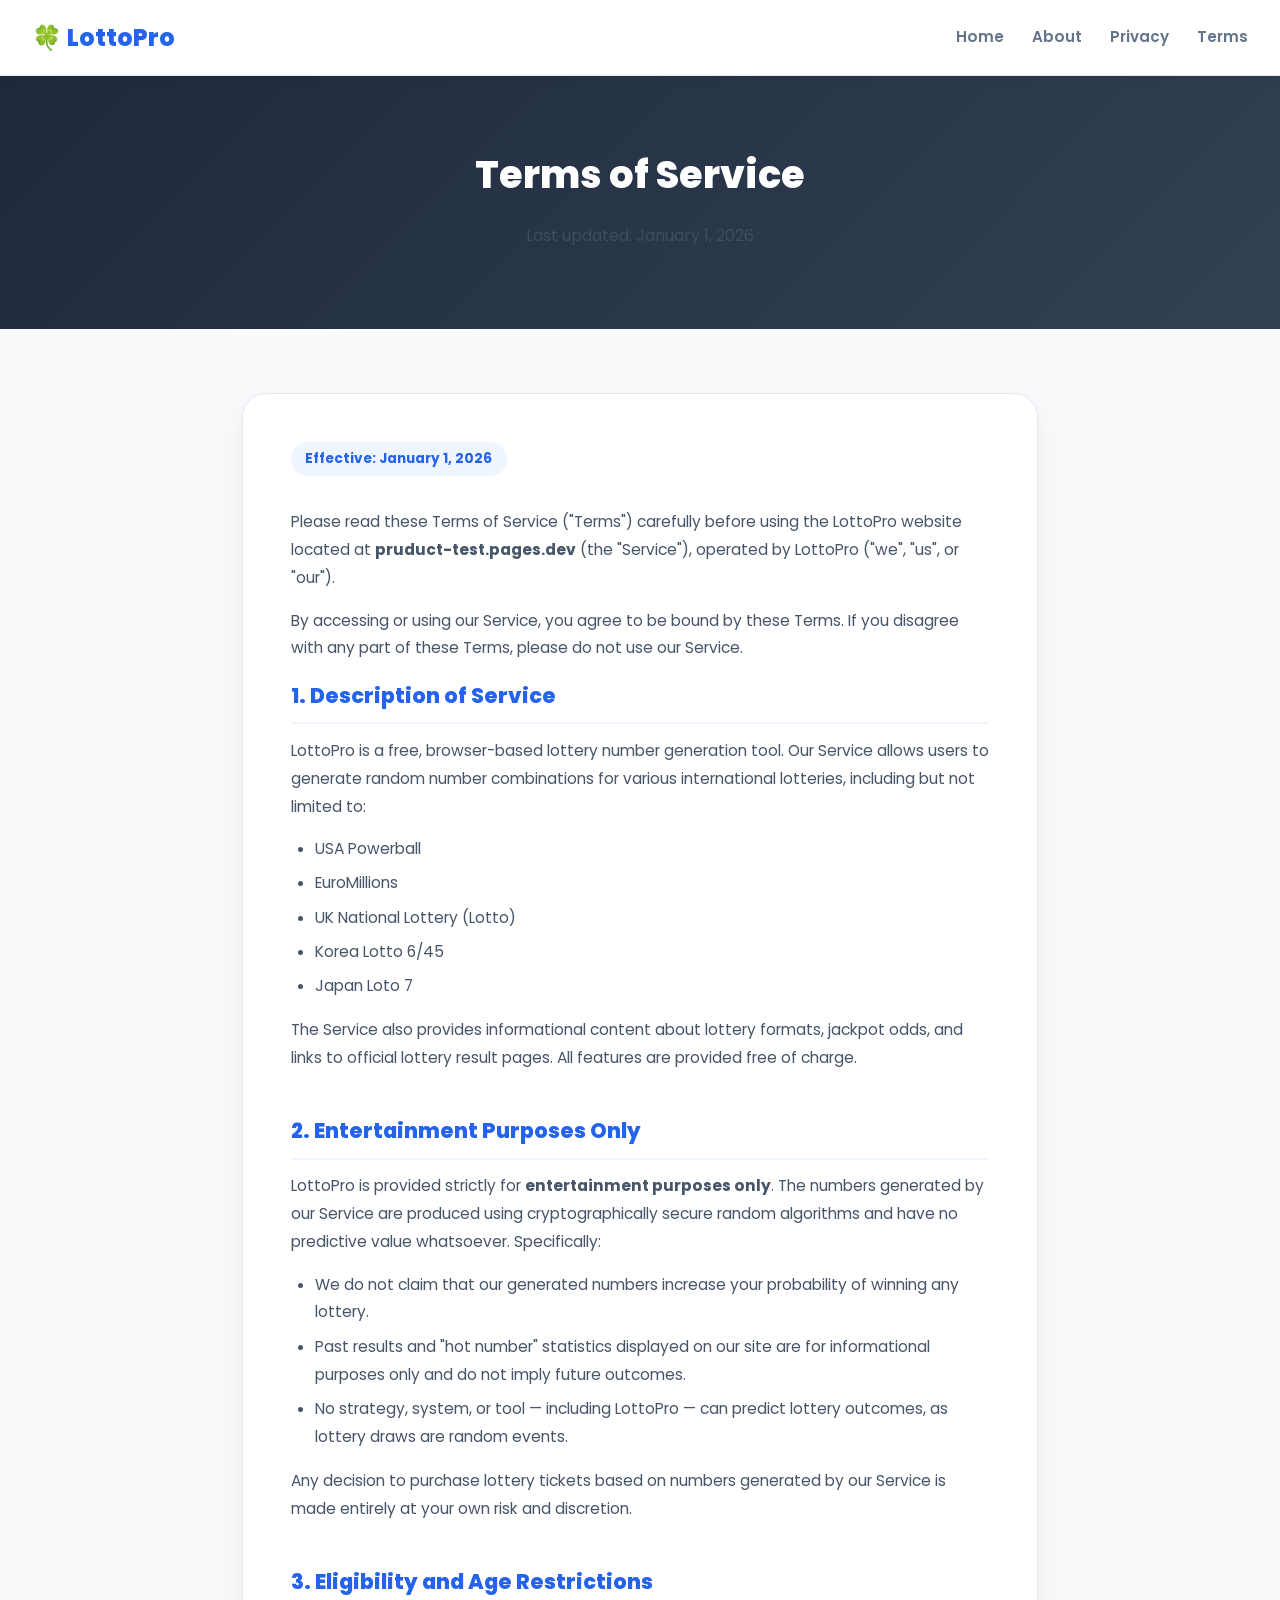
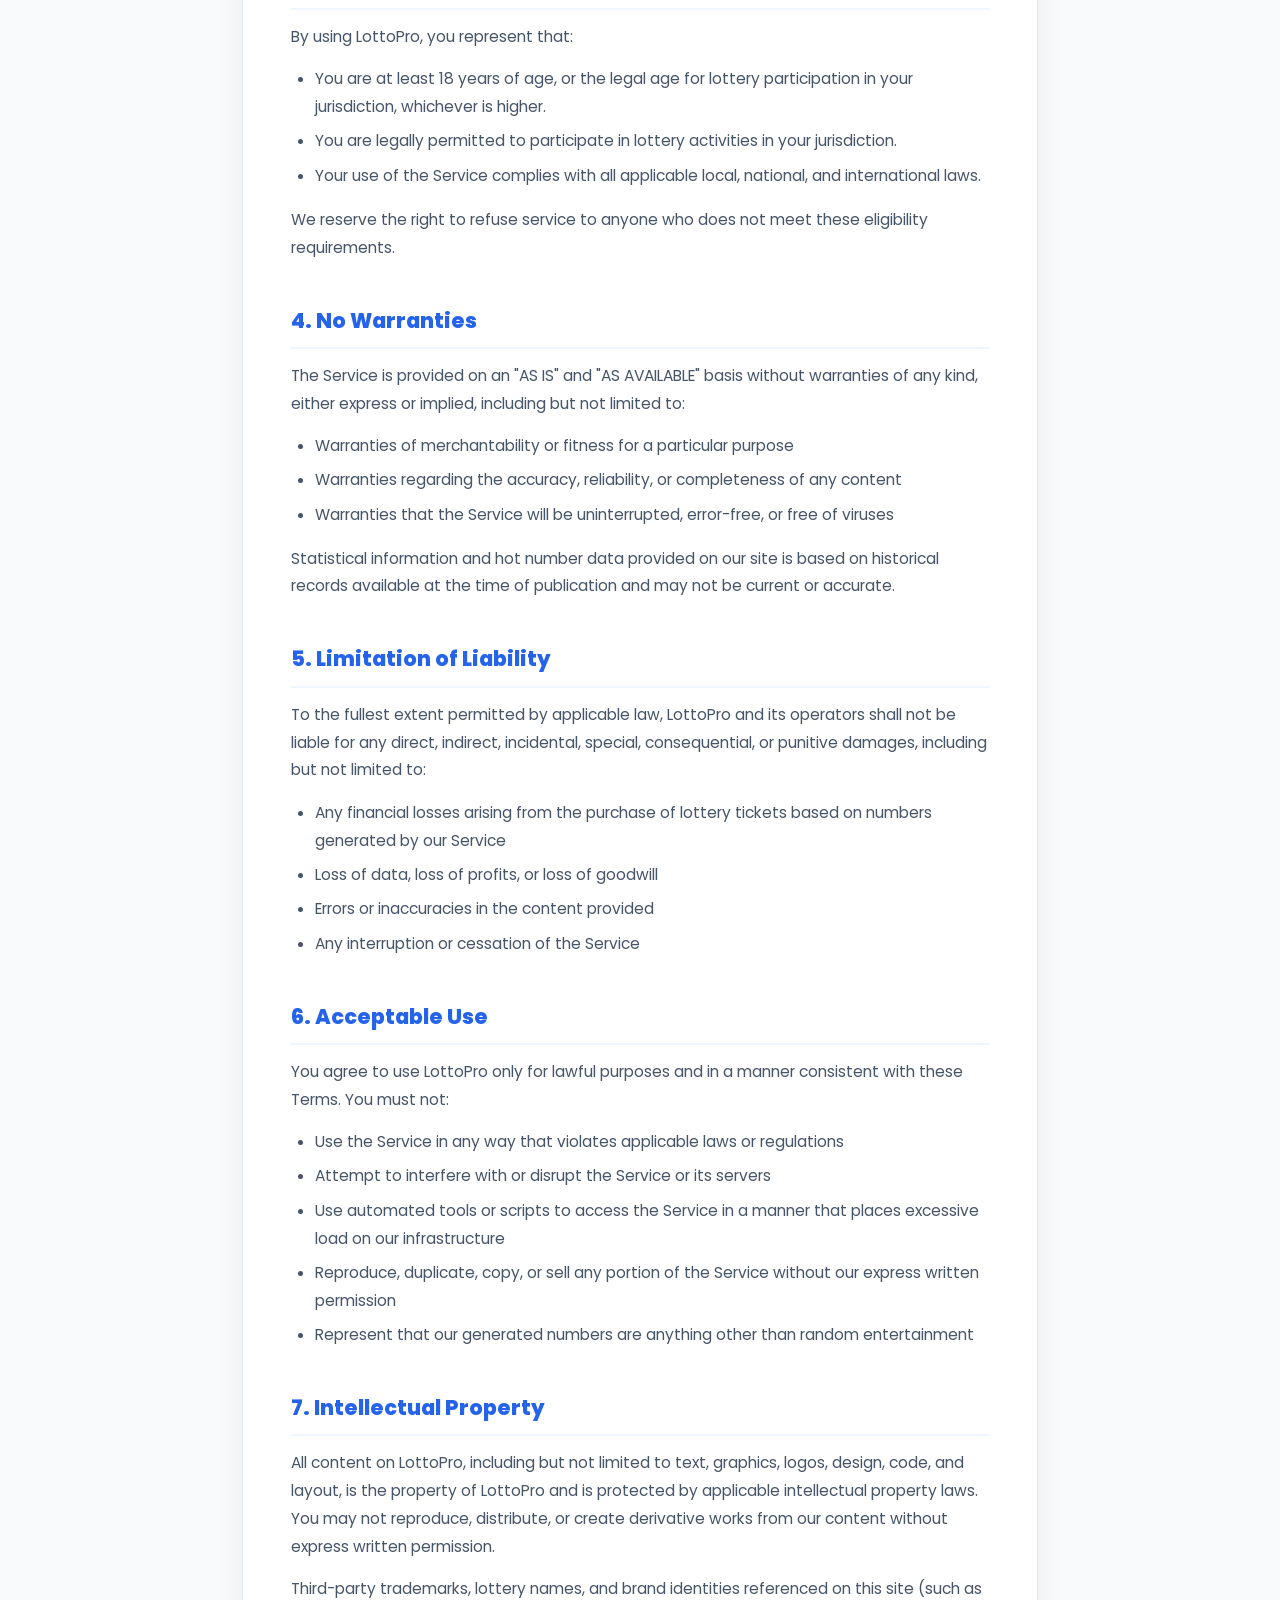
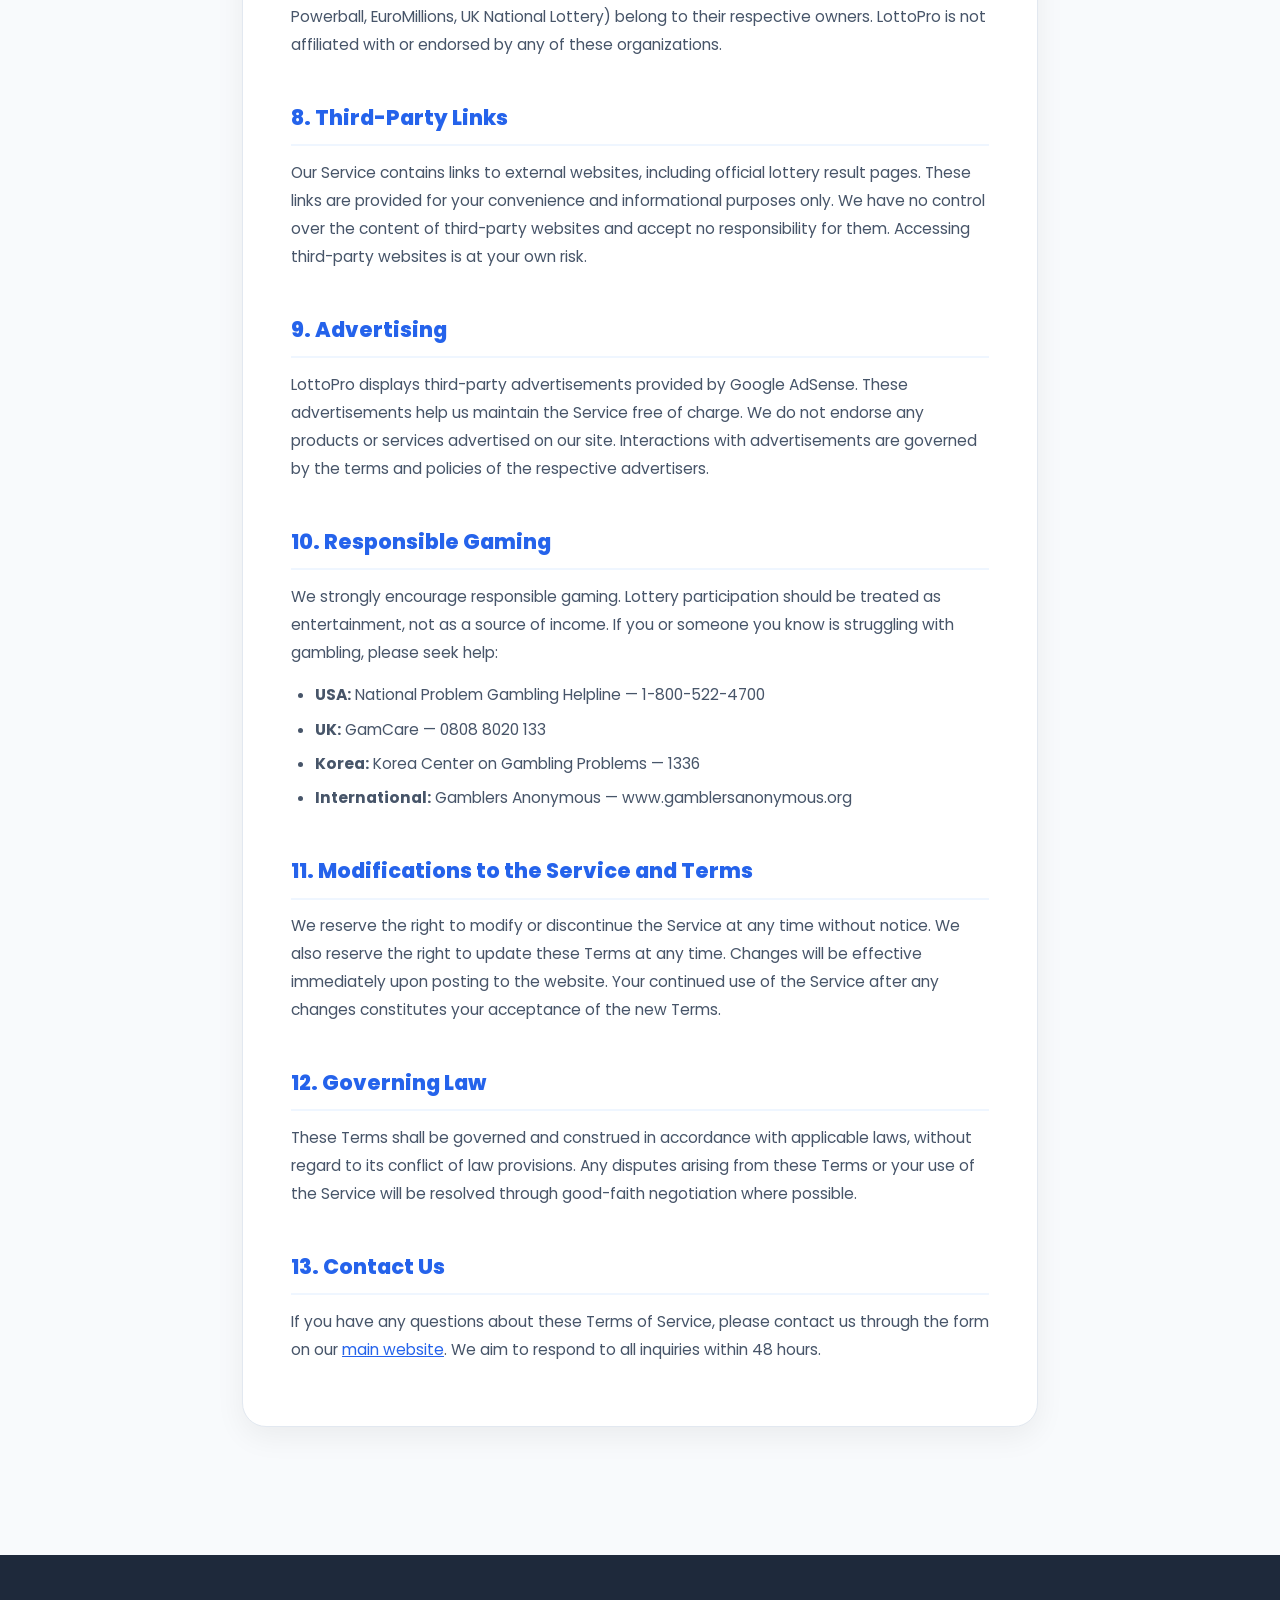
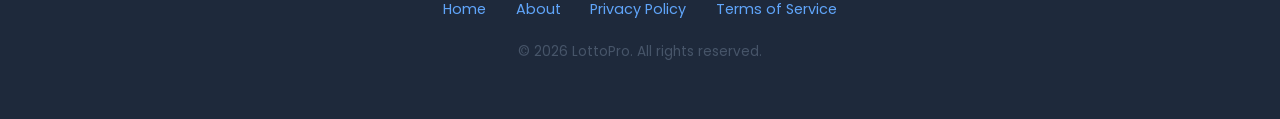
<file: terms-of-service.html>
<!DOCTYPE html>
<html lang="en">
<head>
    <meta charset="UTF-8">
    <meta name="viewport" content="width=device-width, initial-scale=1.0">
    <meta name="description" content="LottoPro Terms of Service - Read the terms and conditions for using our free global lottery number generator.">
    <title>Terms of Service - LottoPro</title>
    <script async src="https://www.googletagmanager.com/gtag/js?id=G-3ZBELZMYPK"></script>
    <script>
      window.dataLayer = window.dataLayer || [];
      function gtag(){dataLayer.push(arguments);}
      gtag('js', new Date());
      gtag('config', 'G-3ZBELZMYPK');
    </script>
    <script async src="https://pagead2.googlesyndication.com/pagead/js/adsbygoogle.js?client=ca-pub-5192540925886631" crossorigin="anonymous"></script>
    <style>
        @import url('https://fonts.googleapis.com/css2?family=Poppins:wght@400;600;700;800&display=swap');
        * { margin: 0; padding: 0; box-sizing: border-box; }
        body { font-family: 'Poppins', sans-serif; background: #f8fafc; color: #1e293b; line-height: 1.8; }
        header { background: #fff; border-bottom: 1px solid #e2e8f0; padding: 1rem 2rem; display: flex; align-items: center; justify-content: space-between; position: sticky; top: 0; z-index: 100; box-shadow: 0 1px 10px rgba(0,0,0,0.05); }
        .logo { font-size: 1.5rem; font-weight: 800; color: #2563eb; text-decoration: none; }
        .logo::before { content: "🍀 "; }
        nav a { margin-left: 1.5rem; text-decoration: none; color: #64748b; font-weight: 600; font-size: 0.95rem; transition: color 0.2s; }
        nav a:hover { color: #2563eb; }
        .page-hero { background: linear-gradient(135deg, #1e293b, #334155); color: white; text-align: center; padding: 4rem 2rem; }
        .page-hero h1 { font-size: 2.4rem; font-weight: 800; }
        .page-hero p { font-size: 1rem; opacity: 0.75; margin-top: 0.8rem; }
        .container { max-width: 860px; margin: 0 auto; padding: 4rem 2rem; }
        .policy-card { background: #fff; border-radius: 1.5rem; padding: 3rem; box-shadow: 0 10px 30px rgba(0,0,0,0.06); border: 1px solid #e2e8f0; }
        h2 { font-size: 1.3rem; font-weight: 800; color: #2563eb; margin: 2.5rem 0 0.8rem; padding-bottom: 0.5rem; border-bottom: 2px solid #eff6ff; }
        h2:first-of-type { margin-top: 0; }
        p { font-size: 0.97rem; color: #475569; margin-bottom: 0.9rem; }
        ul { margin: 0.8rem 0 1rem 1.5rem; }
        ul li { font-size: 0.97rem; color: #475569; margin-bottom: 0.4rem; }
        .updated { display: inline-block; background: #eff6ff; color: #2563eb; font-size: 0.85rem; font-weight: 700; padding: 0.3rem 0.9rem; border-radius: 2rem; margin-bottom: 2rem; }
        a { color: #2563eb; }
        footer { background: #1e293b; color: #94a3b8; text-align: center; padding: 2.5rem 1rem; margin-top: 4rem; }
        footer a { color: #60a5fa; text-decoration: none; margin: 0 0.8rem; font-size: 0.9rem; }
        footer .copyright { margin-top: 1rem; font-size: 0.85rem; }
    </style>
</head>
<body>

<header>
    <a href="index.html" class="logo">LottoPro</a>
    <nav>
        <a href="index.html">Home</a>
        <a href="about.html">About</a>
        <a href="privacy-policy.html">Privacy</a>
        <a href="terms-of-service.html">Terms</a>
    </nav>
</header>

<div class="page-hero">
    <h1>Terms of Service</h1>
    <p>Last updated: January 1, 2026</p>
</div>

<div class="container">
    <div class="policy-card">
        <span class="updated">Effective: January 1, 2026</span>

        <p>Please read these Terms of Service ("Terms") carefully before using the LottoPro website located at <strong>pruduct-test.pages.dev</strong> (the "Service"), operated by LottoPro ("we", "us", or "our").</p>
        <p>By accessing or using our Service, you agree to be bound by these Terms. If you disagree with any part of these Terms, please do not use our Service.</p>

        <h2>1. Description of Service</h2>
        <p>LottoPro is a free, browser-based lottery number generation tool. Our Service allows users to generate random number combinations for various international lotteries, including but not limited to:</p>
        <ul>
            <li>USA Powerball</li>
            <li>EuroMillions</li>
            <li>UK National Lottery (Lotto)</li>
            <li>Korea Lotto 6/45</li>
            <li>Japan Loto 7</li>
        </ul>
        <p>The Service also provides informational content about lottery formats, jackpot odds, and links to official lottery result pages. All features are provided free of charge.</p>

        <h2>2. Entertainment Purposes Only</h2>
        <p>LottoPro is provided strictly for <strong>entertainment purposes only</strong>. The numbers generated by our Service are produced using cryptographically secure random algorithms and have no predictive value whatsoever. Specifically:</p>
        <ul>
            <li>We do not claim that our generated numbers increase your probability of winning any lottery.</li>
            <li>Past results and "hot number" statistics displayed on our site are for informational purposes only and do not imply future outcomes.</li>
            <li>No strategy, system, or tool — including LottoPro — can predict lottery outcomes, as lottery draws are random events.</li>
        </ul>
        <p>Any decision to purchase lottery tickets based on numbers generated by our Service is made entirely at your own risk and discretion.</p>

        <h2>3. Eligibility and Age Restrictions</h2>
        <p>By using LottoPro, you represent that:</p>
        <ul>
            <li>You are at least 18 years of age, or the legal age for lottery participation in your jurisdiction, whichever is higher.</li>
            <li>You are legally permitted to participate in lottery activities in your jurisdiction.</li>
            <li>Your use of the Service complies with all applicable local, national, and international laws.</li>
        </ul>
        <p>We reserve the right to refuse service to anyone who does not meet these eligibility requirements.</p>

        <h2>4. No Warranties</h2>
        <p>The Service is provided on an "AS IS" and "AS AVAILABLE" basis without warranties of any kind, either express or implied, including but not limited to:</p>
        <ul>
            <li>Warranties of merchantability or fitness for a particular purpose</li>
            <li>Warranties regarding the accuracy, reliability, or completeness of any content</li>
            <li>Warranties that the Service will be uninterrupted, error-free, or free of viruses</li>
        </ul>
        <p>Statistical information and hot number data provided on our site is based on historical records available at the time of publication and may not be current or accurate.</p>

        <h2>5. Limitation of Liability</h2>
        <p>To the fullest extent permitted by applicable law, LottoPro and its operators shall not be liable for any direct, indirect, incidental, special, consequential, or punitive damages, including but not limited to:</p>
        <ul>
            <li>Any financial losses arising from the purchase of lottery tickets based on numbers generated by our Service</li>
            <li>Loss of data, loss of profits, or loss of goodwill</li>
            <li>Errors or inaccuracies in the content provided</li>
            <li>Any interruption or cessation of the Service</li>
        </ul>

        <h2>6. Acceptable Use</h2>
        <p>You agree to use LottoPro only for lawful purposes and in a manner consistent with these Terms. You must not:</p>
        <ul>
            <li>Use the Service in any way that violates applicable laws or regulations</li>
            <li>Attempt to interfere with or disrupt the Service or its servers</li>
            <li>Use automated tools or scripts to access the Service in a manner that places excessive load on our infrastructure</li>
            <li>Reproduce, duplicate, copy, or sell any portion of the Service without our express written permission</li>
            <li>Represent that our generated numbers are anything other than random entertainment</li>
        </ul>

        <h2>7. Intellectual Property</h2>
        <p>All content on LottoPro, including but not limited to text, graphics, logos, design, code, and layout, is the property of LottoPro and is protected by applicable intellectual property laws. You may not reproduce, distribute, or create derivative works from our content without express written permission.</p>
        <p>Third-party trademarks, lottery names, and brand identities referenced on this site (such as Powerball, EuroMillions, UK National Lottery) belong to their respective owners. LottoPro is not affiliated with or endorsed by any of these organizations.</p>

        <h2>8. Third-Party Links</h2>
        <p>Our Service contains links to external websites, including official lottery result pages. These links are provided for your convenience and informational purposes only. We have no control over the content of third-party websites and accept no responsibility for them. Accessing third-party websites is at your own risk.</p>

        <h2>9. Advertising</h2>
        <p>LottoPro displays third-party advertisements provided by Google AdSense. These advertisements help us maintain the Service free of charge. We do not endorse any products or services advertised on our site. Interactions with advertisements are governed by the terms and policies of the respective advertisers.</p>

        <h2>10. Responsible Gaming</h2>
        <p>We strongly encourage responsible gaming. Lottery participation should be treated as entertainment, not as a source of income. If you or someone you know is struggling with gambling, please seek help:</p>
        <ul>
            <li><strong>USA:</strong> National Problem Gambling Helpline — 1-800-522-4700</li>
            <li><strong>UK:</strong> GamCare — 0808 8020 133</li>
            <li><strong>Korea:</strong> Korea Center on Gambling Problems — 1336</li>
            <li><strong>International:</strong> Gamblers Anonymous — www.gamblersanonymous.org</li>
        </ul>

        <h2>11. Modifications to the Service and Terms</h2>
        <p>We reserve the right to modify or discontinue the Service at any time without notice. We also reserve the right to update these Terms at any time. Changes will be effective immediately upon posting to the website. Your continued use of the Service after any changes constitutes your acceptance of the new Terms.</p>

        <h2>12. Governing Law</h2>
        <p>These Terms shall be governed and construed in accordance with applicable laws, without regard to its conflict of law provisions. Any disputes arising from these Terms or your use of the Service will be resolved through good-faith negotiation where possible.</p>

        <h2>13. Contact Us</h2>
        <p>If you have any questions about these Terms of Service, please contact us through the form on our <a href="index.html">main website</a>. We aim to respond to all inquiries within 48 hours.</p>
    </div>
</div>

<footer>
    <div>
        <a href="index.html">Home</a>
        <a href="about.html">About</a>
        <a href="privacy-policy.html">Privacy Policy</a>
        <a href="terms-of-service.html">Terms of Service</a>
    </div>
    <p class="copyright">&copy; 2026 LottoPro. All rights reserved.</p>
</footer>

</body>
</html>
</file>
<file: style.css>
@import url('https://fonts.googleapis.com/css2?family=Poppins:wght@400;600;700;800&display=swap');

:root {
    --background-color: #f8fafc;
    --container-bg: #ffffff;
    --primary-color: #2563eb;
    --secondary-color: #10b981;
    --text-color: #1e293b;
    --text-muted: #64748b;
    --shadow-color: rgba(0, 0, 0, 0.05);
    --font-family: 'Poppins', sans-serif;
    --toggle-bg: #e2e8f0;
    --nav-bg: rgba(255, 255, 255, 0.8);
    --tab-inactive: #f1f5f9;
    --accent-gradient: linear-gradient(135deg, #2563eb, #7c3aed);
}

[data-theme="dark"] {
    --background-color: #0f172a;
    --container-bg: #1e293b;
    --primary-color: #60a5fa;
    --secondary-color: #34d399;
    --text-color: #f1f5f9;
    --text-muted: #94a3b8;
    --shadow-color: rgba(0, 0, 0, 0.3);
    --toggle-bg: #334155;
    --nav-bg: rgba(30, 41, 59, 0.8);
    --tab-inactive: #334155;
}

body {
    font-family: var(--font-family);
    background-color: var(--background-color);
    color: var(--text-color);
    margin: 0;
    transition: background-color 0.3s, color 0.3s;
    line-height: 1.6;
}

/* Header & Navbar */
.main-header {
    position: fixed;
    top: 0;
    width: 100%;
    background: var(--nav-bg);
    backdrop-filter: blur(10px);
    z-index: 1000;
    box-shadow: 0 1px 10px var(--shadow-color);
}

.navbar {
    max-width: 1200px;
    margin: 0 auto;
    padding: 0.8rem 1.5rem;
    display: flex;
    justify-content: space-between;
    align-items: center;
}

.logo {
    font-size: 1.6rem;
    font-weight: 800;
    color: var(--primary-color);
    display: flex;
    align-items: center;
    gap: 0.5rem;
}

.logo::before { content: "🍀"; font-size: 1.6rem; }

.nav-controls { display: flex; align-items: center; gap: 0.8rem; }

/* Language Selector */
.lang-selector {
    display: flex; gap: 0.25rem;
    background: var(--toggle-bg); border-radius: 0.6rem; padding: 0.2rem;
}
.lang-btn {
    padding: 0.3rem 0.6rem; border-radius: 0.45rem; border: none;
    background: transparent; color: var(--text-muted);
    font-size: 0.78rem; font-weight: 700; cursor: pointer;
    font-family: var(--font-family); transition: all 0.18s; white-space: nowrap;
}
.lang-btn.active {
    background: var(--container-bg); color: var(--primary-color);
    box-shadow: 0 2px 6px var(--shadow-color);
}
.lang-btn:hover:not(.active) { color: var(--text-color); }

.country-select {
    padding: 0.4rem 0.8rem;
    border-radius: 0.5rem;
    border: 1px solid var(--toggle-bg);
    background: var(--container-bg);
    color: var(--text-color);
    font-family: var(--font-family);
    font-weight: 600;
}

#theme-toggle, #bookmark-btn {
    background: var(--toggle-bg);
    border: none;
    padding: 0.5rem;
    border-radius: 50%;
    cursor: pointer;
    width: 35px;
    height: 35px;
    display: flex;
    align-items: center;
    justify-content: center;
    transition: transform 0.15s;
}
#bookmark-btn:hover { transform: scale(1.15); }

.bookmark-tooltip {
    position: fixed;
    top: 70px;
    right: 1rem;
    z-index: 9999;
    background: var(--container-bg);
    border: 1px solid var(--toggle-bg);
    border-radius: 0.9rem;
    padding: 1rem 1.25rem;
    box-shadow: 0 8px 28px rgba(0,0,0,0.18);
    max-width: 280px;
    animation: fadeIn 0.2s ease;
}
.bookmark-tooltip p { margin: 0 0 0.5rem; font-size: 0.9rem; line-height: 1.5; color: var(--text-color); }
.bookmark-tooltip p:last-child { margin: 0; }
.bookmark-tooltip kbd {
    display: inline-block;
    background: var(--toggle-bg);
    border: 1px solid var(--text-muted, #64748b);
    border-radius: 4px;
    padding: 0.1rem 0.4rem;
    font-size: 0.82rem;
    font-family: monospace;
    color: var(--text-color);
}
.bookmark-tooltip .bm-install-btn {
    width: 100%;
    margin-top: 0.75rem;
    padding: 0.5rem 1rem;
    background: #2563eb;
    color: white;
    border: none;
    border-radius: 0.6rem;
    font-size: 0.875rem;
    font-weight: 700;
    cursor: pointer;
}
.bookmark-tooltip .bm-install-btn:hover { background: #1d4ed8; }
.bookmark-tooltip-close {
    position: absolute;
    top: 0.5rem; right: 0.6rem;
    background: none; border: none;
    font-size: 1rem; cursor: pointer;
    color: var(--text-muted, #64748b);
    line-height: 1;
}

/* Main Content Wrapper */
.content-wrapper {
    max-width: 1000px;
    margin: 80px auto 40px;
    padding: 0 1.5rem;
}

/* Main Tabs Navigation */
.main-tabs {
    display: flex;
    gap: 0.5rem;
    margin-bottom: 2rem;
    background: var(--tab-inactive);
    padding: 0.4rem;
    border-radius: 1rem;
}

.main-tab-btn {
    flex: 1;
    padding: 0.8rem;
    border: none;
    background: transparent;
    font-weight: 700;
    color: var(--text-muted);
    cursor: pointer;
    border-radius: 0.8rem;
    transition: all 0.2s;
    font-size: 0.95rem;
}

.main-tab-btn.active {
    background: var(--container-bg);
    color: var(--primary-color);
    box-shadow: 0 4px 10px var(--shadow-color);
}

.main-tab-content { display: none; animation: fadeIn 0.4s ease; }
.main-tab-content.active { display: block; }

/* Home Tab Visuals */
.hero { text-align: center; padding: 3rem 0; }
.hero h1 { font-size: 2.5rem; margin-bottom: 1rem; color: var(--primary-color); line-height: 1.2; }
.hero p { font-size: 1.1rem; color: var(--text-muted); }

.jackpot-ticker {
    background: var(--accent-gradient);
    color: white;
    padding: 1.2rem;
    border-radius: 1rem;
    display: flex;
    justify-content: space-around;
    flex-wrap: wrap;
    margin-bottom: 2.5rem;
    font-weight: 600;
    box-shadow: 0 10px 20px rgba(37, 99, 235, 0.2);
}

.quick-jump { margin-top: 3rem; }
.quick-grid { display: grid; grid-template-columns: repeat(3, 1fr); gap: 1.5rem; margin-top: 1.5rem; }
.quick-card {
    background: var(--container-bg);
    padding: 0;
    border-radius: 1.2rem;
    box-shadow: 0 10px 20px var(--shadow-color);
    text-align: center;
    cursor: pointer;
    transition: all 0.3s;
    border: 1px solid var(--toggle-bg);
    overflow: hidden;
    display: flex;
    flex-direction: column;
}
.quick-card:hover { transform: translateY(-5px); border-color: var(--primary-color); box-shadow: 0 15px 30px var(--shadow-color); }
.ticket-visual {
    border-radius: 10px 10px 0 0;
    overflow: hidden;
    line-height: 0;
    flex-shrink: 0;
}
.quick-card-body {
    padding: 0.75rem 1rem 1rem;
    display: flex;
    flex-direction: column;
    flex: 1;
}
.quick-card-body h4 {
    margin: 0 0 0.25rem 0;
    font-size: 0.95rem;
    font-weight: 700;
    color: var(--text-color);
}
.quick-card-body p {
    margin: 0 0 0.75rem 0;
    font-size: 0.8rem;
    color: var(--text-muted, #64748b);
}
.quick-btn {
    margin-top: auto;
    padding: 0.6rem 1.2rem;
    background: var(--primary-color);
    color: white;
    border: none;
    border-radius: 0.5rem;
    font-weight: 700;
    cursor: pointer;
}

/* Generator & General Container */
.container {
    background: var(--container-bg);
    padding: 2.5rem;
    border-radius: 1.5rem;
    box-shadow: 0 20px 40px var(--shadow-color);
    text-align: center;
    margin-bottom: 3rem;
    border: 1px solid var(--toggle-bg);
}

.lottery-select-wrapper {
    display: flex; align-items: center; gap: 1rem; justify-content: center;
    margin-bottom: 1.25rem;
}
.lottery-select-wrapper label { font-weight: 600; color: var(--text-muted); font-size: 0.9rem; }
.generator-controls { margin-bottom: 2rem; display: flex; justify-content: center; }
.set-count-wrapper {
    display: flex; align-items: center; gap: 1rem; padding: 0.5rem 1.5rem;
    background: var(--background-color); border-radius: 2rem; border: 1px solid var(--toggle-bg);
}
.set-count-wrapper label { font-weight: 600; color: var(--text-muted); font-size: 0.9rem; }
.set-count-select {
    padding: 0.2rem 0.5rem; background: transparent; border: none;
    color: var(--text-color); font-family: var(--font-family); font-weight: 700; cursor: pointer; outline: none;
}

.advanced-options {
    display: grid; grid-template-columns: 1fr 1fr; gap: 1.5rem; margin-bottom: 2.5rem; text-align: left;
}
.opt-group label { display: block; font-size: 0.85rem; font-weight: 700; margin-bottom: 0.5rem; color: var(--text-muted); }
.opt-group input {
    width: 100%; padding: 0.8rem; border-radius: 0.8rem; border: 1px solid var(--toggle-bg);
    background: var(--background-color); color: var(--text-color); font-family: var(--font-family);
}

.luck-message { height: 1.5rem; margin-bottom: 1.5rem; font-weight: 700; color: var(--secondary-color); }

.stats-box {
    background: var(--background-color); padding: 1.5rem; border-radius: 1rem; margin-bottom: 2rem; border: 1px solid var(--toggle-bg);
}
.stats-box h4 { margin: 0 0 0.5rem 0; color: var(--primary-color); font-size: 1.1rem; }
.stats-box p { font-size: 0.95rem; font-weight: 600; color: var(--text-muted); }

.results-link {
    display: inline-block; margin-top: 1rem; padding: 0.6rem 1.5rem;
    color: var(--primary-color); text-decoration: none; border-radius: 0.6rem;
    font-size: 0.85rem; font-weight: 700; border: 2px solid var(--primary-color);
    transition: all 0.2s;
}
.results-link:hover { background: var(--primary-color); color: white; }

/* Lotto Display */
.lotto-numbers-container { display: flex; flex-direction: column; gap: 1.5rem; margin-bottom: 2.5rem; }
.set-wrapper {
    background: var(--background-color); padding: 1.5rem; border-radius: 1.2rem;
    border: 1px solid var(--toggle-bg); animation: fadeIn 0.5s ease;
}
.lotto-set { display: flex; justify-content: center; gap: 0.5rem; flex-wrap: wrap; margin-bottom: 1rem; }
.set-actions { display: flex; justify-content: center; gap: 1rem; }
.action-btn {
    padding: 0.5rem 1.2rem; border-radius: 0.6rem; border: none;
    font-weight: 700; font-size: 0.8rem; cursor: pointer;
    background: var(--toggle-bg); color: var(--text-color); transition: all 0.2s;
}
.action-btn:hover { transform: translateY(-2px); opacity: 0.9; }

#generate-btn {
    background: var(--accent-gradient); color: white; font-size: 1.2rem; font-weight: 800;
    padding: 1.2rem 4rem; border: none; border-radius: 1rem; cursor: pointer;
    transition: all 0.3s; box-shadow: 0 10px 20px rgba(37, 99, 235, 0.2);
}
#generate-btn:hover:not(:disabled) { transform: translateY(-3px); box-shadow: 0 15px 30px rgba(37, 99, 235, 0.3); }
#generate-btn:disabled { opacity: 0.5; }

/* Guide Tab */
.guide-table { width: 100%; border-collapse: collapse; background: var(--container-bg); border-radius: 1rem; overflow: hidden; margin: 2rem 0; }
.guide-table th, .guide-table td { padding: 1.2rem; text-align: left; border-bottom: 1px solid var(--toggle-bg); }
.guide-table th { background: var(--tab-inactive); color: var(--primary-color); font-weight: 800; }
.guide-info { background: var(--tab-inactive); padding: 2rem; border-radius: 1rem; text-align: left; border-left: 5px solid var(--primary-color); }

/* Premium Contact UI */
.contact-card { position: relative; overflow: hidden; }
.contact-card::before {
    content: ""; position: absolute; top: 0; left: 0; width: 100%; height: 5px; background: var(--accent-gradient);
}
.contact-header-premium { margin-bottom: 2.5rem; }
.contact-header-premium h2 { font-size: 2rem; color: var(--primary-color); margin-bottom: 0.5rem; }
.form-grid { display: grid; grid-template-columns: 1fr 1fr; gap: 1.5rem; margin-bottom: 1.5rem; }
.premium-form .form-group { text-align: left; }
.premium-form label { font-weight: 700; font-size: 0.9rem; color: var(--text-muted); margin-bottom: 0.6rem; display: block; }
.premium-form input, .premium-form textarea {
    width: 100%; padding: 1rem; border-radius: 0.8rem; border: 2px solid var(--toggle-bg);
    background: var(--background-color); color: var(--text-color); font-family: var(--font-family); transition: border-color 0.2s;
}
.premium-form input:focus, .premium-form textarea:focus { border-color: var(--primary-color); outline: none; }
.premium-form textarea { height: 150px; resize: vertical; }

.submit-btn-premium {
    width: 100%; padding: 1.2rem; border-radius: 1rem; border: none; background: var(--accent-gradient);
    color: white; font-weight: 800; font-size: 1.1rem; cursor: pointer; transition: all 0.3s;
    display: flex; align-items: center; justify-content: center; gap: 0.8rem; margin-top: 1rem;
}
.submit-btn-premium:hover { transform: translateY(-3px); box-shadow: 0 10px 20px rgba(124, 58, 237, 0.3); }

.faq-container-premium { margin-top: 4rem; text-align: center; }
.faq-container-premium h3 { font-size: 1.8rem; margin-bottom: 2rem; color: var(--text-color); }
.faq-grid-premium { display: grid; grid-template-columns: 1fr 1fr; gap: 1.5rem; text-align: left; }
.faq-card-premium {
    background: var(--container-bg); padding: 1.5rem; border-radius: 1.2rem;
    box-shadow: 0 8px 20px var(--shadow-color); border: 1px solid var(--toggle-bg); transition: transform 0.3s;
}
.faq-card-premium:hover { transform: translateY(-5px); }
.faq-card-premium h4 { color: var(--primary-color); margin-bottom: 0.8rem; font-size: 1.1rem; }
.faq-card-premium p { font-size: 0.95rem; color: var(--text-muted); line-height: 1.5; }

/* Footer */
.main-footer { padding: 4rem 0; text-align: center; border-top: 1px solid var(--toggle-bg); margin-top: 5rem; }
.disclaimer { font-size: 0.85rem; color: var(--text-muted); max-width: 800px; margin: 0 auto 2.5rem; padding: 0 1.5rem; line-height: 1.6; }
.footer-links { list-style: none; display: flex; justify-content: center; gap: 2rem; padding: 0; }
.footer-links a { text-decoration: none; color: var(--text-muted); font-weight: 600; font-size: 0.9rem; transition: color 0.2s; }
.footer-links a:hover { color: var(--primary-color); }

/* Animations */
@keyframes fadeIn { from { opacity: 0; transform: translateY(10px); } to { opacity: 1; transform: translateY(0); } }
@keyframes pop-in { 0% { transform: scale(0.5); opacity: 0; } 100% { transform: scale(1); opacity: 1; } }
@keyframes roll { 0% { transform: rotate(0deg) translateY(-2px); } 50% { transform: rotate(180deg) translateY(2px); } 100% { transform: rotate(360deg) translateY(-2px); } }

/* Ad Placeholder */
.ad-placeholder {
    width: 100%; height: 90px; background: var(--tab-inactive); border-radius: 1rem;
    margin: 2.5rem 0; display: flex; align-items: center; justify-content: center;
    border: 2px dashed var(--text-muted); opacity: 0.7;
}

/* How It Works */
.how-it-works { margin-top: 3.5rem; }
.how-it-works h3, .why-section h3 { font-size: 1.5rem; font-weight: 800; margin-bottom: 1.5rem; color: var(--text-color); text-align: center; }
.steps-grid { display: grid; grid-template-columns: repeat(3, 1fr); gap: 1.5rem; }
.step-card {
    background: var(--container-bg); border-radius: 1.2rem; padding: 1.8rem 1.5rem; text-align: center;
    box-shadow: 0 8px 20px var(--shadow-color); border: 1px solid var(--toggle-bg); transition: transform 0.3s;
}
.step-card:hover { transform: translateY(-5px); }
.step-num {
    width: 48px; height: 48px; background: var(--accent-gradient); color: white;
    border-radius: 50%; display: flex; align-items: center; justify-content: center;
    font-size: 1.4rem; font-weight: 800; margin: 0 auto 1rem;
}
.step-card h4 { font-size: 1rem; font-weight: 700; margin-bottom: 0.6rem; color: var(--text-color); }
.step-card p { font-size: 0.88rem; color: var(--text-muted); line-height: 1.6; }

/* Why Section */
.why-section { margin-top: 3.5rem; padding-bottom: 2rem; }
.why-grid { display: grid; grid-template-columns: 1fr 1fr; gap: 1.2rem; }
.why-item {
    display: flex; align-items: flex-start; gap: 1rem; background: var(--container-bg);
    padding: 1.4rem; border-radius: 1rem; border: 1px solid var(--toggle-bg);
    box-shadow: 0 4px 12px var(--shadow-color);
}
.why-icon { font-size: 2rem; flex-shrink: 0; }
.why-item strong { display: block; font-weight: 700; color: var(--text-color); margin-bottom: 0.3rem; }
.why-item p { font-size: 0.88rem; color: var(--text-muted); line-height: 1.5; margin: 0; }

/* Guide Tab Extras */
.section-subheader { font-size: 1.4rem; font-weight: 800; margin: 2.5rem 0 1.2rem; color: var(--text-color); }
.table-wrapper { overflow-x: auto; margin-bottom: 0.5rem; }

.lottery-details-grid { display: flex; flex-direction: column; gap: 0.8rem; margin-bottom: 2.5rem; }
.lottery-card {
    background: var(--container-bg); border-radius: 1rem; border: 1px solid var(--toggle-bg);
    overflow: hidden; transition: box-shadow 0.2s;
}
.lottery-card:hover { box-shadow: 0 6px 20px var(--shadow-color); }
.lottery-card summary {
    display: flex; align-items: center; gap: 0.8rem; padding: 1.1rem 1.4rem;
    cursor: pointer; font-weight: 700; font-size: 1rem; list-style: none;
    user-select: none;
}
.lottery-card summary::-webkit-details-marker { display: none; }
.lottery-card[open] summary { border-bottom: 1px solid var(--toggle-bg); }
.lc-flag { font-size: 1.4rem; }
.lc-name { flex: 1; color: var(--text-color); }
.lc-tag {
    font-size: 0.72rem; background: var(--accent-gradient); color: white;
    padding: 0.2rem 0.7rem; border-radius: 2rem; font-weight: 700;
}
.lc-body { padding: 1rem 1.4rem; display: flex; flex-direction: column; gap: 0.6rem; }
.lc-row {
    display: grid; grid-template-columns: 130px 1fr; gap: 0.8rem;
    font-size: 0.9rem; align-items: baseline;
}
.lc-row strong { color: var(--text-muted); font-weight: 700; }
.lc-row span { color: var(--text-color); }
.lc-row a { color: var(--primary-color); }

/* Responsible Gaming */
.responsible-gaming {
    background: #fef3c7; border-left: 5px solid #f59e0b; border-radius: 1rem;
    padding: 2rem; margin-top: 2.5rem;
}
[data-theme="dark"] .responsible-gaming { background: #292218; }
.responsible-gaming h3 { font-size: 1.2rem; font-weight: 800; margin-bottom: 1rem; color: #92400e; }
[data-theme="dark"] .responsible-gaming h3 { color: #fcd34d; }
.responsible-gaming p { font-size: 0.9rem; color: #78350f; margin-bottom: 0.8rem; }
[data-theme="dark"] .responsible-gaming p { color: #fde68a; }
.helpline-grid { display: grid; grid-template-columns: 1fr 1fr; gap: 0.6rem; margin-top: 1rem; }
.helpline-item {
    background: rgba(255,255,255,0.6); border-radius: 0.6rem; padding: 0.7rem 1rem;
    font-size: 0.85rem; color: #78350f;
}
[data-theme="dark"] .helpline-item { background: rgba(255,255,255,0.08); color: #fde68a; }
.helpline-item a { color: #92400e; }

/* Ad Unit */
.ad-unit { margin: 1.5rem 0; min-height: 50px; }

/* Hot/Cold Chart */
.hot-cold-tabs { display: flex; gap: 0.5rem; margin-bottom: 1rem; }
.hc-tab {
    padding: 0.35rem 1rem; border-radius: 2rem; border: 2px solid var(--toggle-bg);
    background: transparent; color: var(--text-muted); font-weight: 700; font-size: 0.85rem;
    cursor: pointer; transition: all 0.2s; font-family: var(--font-family);
}
.hc-tab.active { background: var(--primary-color); color: white; border-color: var(--primary-color); }
.number-chart { display: flex; flex-direction: column; gap: 0.5rem; margin-bottom: 1rem; }
.chart-row { display: flex; align-items: center; gap: 0.8rem; }
.chart-num {
    width: 36px; height: 36px; border-radius: 50%; color: white; font-weight: 800;
    font-size: 0.85rem; display: flex; align-items: center; justify-content: center; flex-shrink: 0;
}
.chart-bar-wrap { flex: 1; background: var(--toggle-bg); border-radius: 1rem; height: 10px; overflow: hidden; }
.chart-bar { height: 100%; border-radius: 1rem; transition: width 0.6s ease; }
.chart-pct { font-size: 0.75rem; font-weight: 700; color: var(--text-muted); min-width: 45px; text-align: right; }

/* History Section */
.history-section { margin-top: 2.5rem; text-align: left; }
.history-header { display: flex; align-items: center; justify-content: space-between; margin-bottom: 1rem; }
.history-header h4 { font-size: 1.1rem; font-weight: 700; color: var(--text-color); }
.clear-btn {
    padding: 0.4rem 0.9rem; border-radius: 0.5rem; border: 1px solid var(--toggle-bg);
    background: transparent; color: var(--text-muted); font-size: 0.8rem; font-weight: 600; cursor: pointer; transition: all 0.2s;
}
.clear-btn:hover { background: #fee2e2; color: #ef4444; border-color: #ef4444; }
.history-list { display: flex; flex-direction: column; gap: 0.6rem; }
.history-item {
    display: flex; align-items: center; gap: 1rem; flex-wrap: wrap;
    background: var(--background-color); padding: 0.9rem 1.2rem; border-radius: 0.8rem;
    border: 1px solid var(--toggle-bg); font-size: 0.88rem;
}
.history-name { font-weight: 700; color: var(--primary-color); min-width: 100px; }
.history-nums { flex: 1; font-weight: 600; color: var(--text-color); }
.history-bonus { color: #ef4444; }
.history-date { font-size: 0.78rem; color: var(--text-muted); }

/* ── Number Analysis ─────────────────────────────────────────────────────── */
#number-analysis { margin-top: 1.5rem; }
.set-analysis { margin-top: 1rem; }
.analysis-card {
    background: var(--container-bg);
    border: 1px solid var(--toggle-bg);
    border-radius: 1rem;
    padding: 1.25rem 1.5rem;
    animation: fadeIn 0.4s ease;
}
.analysis-card h4 { font-size: 1rem; font-weight: 700; margin: 0 0 1rem; color: var(--text-color); }
.analysis-grid { display: grid; grid-template-columns: 1fr 1fr; gap: 1rem 2rem; }
.analysis-item { display: flex; flex-direction: column; gap: 0.3rem; }
.analysis-label {
    font-size: 0.7rem; font-weight: 700; text-transform: uppercase;
    letter-spacing: 0.5px; color: var(--text-muted, #64748b);
}
.analysis-val { font-size: 0.9rem; font-weight: 600; color: var(--text-color); }
.analysis-val small { font-weight: 400; opacity: 0.7; }
.analysis-warn { color: #f59e0b; }
.oe-bar { height: 8px; border-radius: 4px; background: #3b82f6; overflow: hidden; }
.oe-odd { height: 100%; background: #8b5cf6; transition: width 0.5s ease; }
.sum-track {
    position: relative; height: 8px; border-radius: 4px;
    background: linear-gradient(to right, #3b82f6 0%, #10b981 50%, #f59e0b 75%, #ef4444 100%);
}
.sum-pin {
    position: absolute; top: 50%; transform: translate(-50%, -50%);
    width: 4px; height: 14px; background: white;
    border: 2px solid #334155; border-radius: 2px; transition: left 0.6s ease;
}
.dist-badges { display: flex; gap: 0.4rem; flex-wrap: wrap; }
.dist-badges span { font-size: 0.8rem; font-weight: 700; padding: 0.15rem 0.5rem; border-radius: 999px; }
.dist-low  { background: #dbeafe; color: #1d4ed8; }
.dist-mid  { background: #dcfce7; color: #15803d; }
.dist-high { background: #fce7f3; color: #be185d; }
[data-theme="dark"] .dist-low  { background: #1e3a5f; color: #93c5fd; }
[data-theme="dark"] .dist-mid  { background: #14532d; color: #86efac; }
[data-theme="dark"] .dist-high { background: #4a1942; color: #f0abfc; }
[data-theme="dark"] .sum-pin   { background: #1e293b; border-color: #94a3b8; }
@keyframes fadeIn { from { opacity: 0; transform: translateY(8px); } to { opacity: 1; transform: none; } }

@media (max-width: 768px) {
    .content-wrapper { padding: 0 1rem; margin-top: 75px; }
    .lang-btn { font-size: 0.72rem; padding: 0.25rem 0.45rem; }
    .country-select { max-width: 140px; font-size: 0.8rem; }
    .hero h1 { font-size: 1.8rem; }
    .main-tabs { overflow-x: auto; padding: 0.3rem; }
    .main-tab-btn { font-size: 0.85rem; padding: 0.6rem 0.4rem; min-width: 80px; }
    .quick-grid, .advanced-options, .form-grid, .faq-grid-premium, .why-grid, .helpline-grid { grid-template-columns: 1fr 1fr; }
    .steps-grid, .analysis-grid { grid-template-columns: 1fr; }
    .lc-row { grid-template-columns: 110px 1fr; }
    .container, .contact-card { padding: 1.5rem 1rem; }
}
</file>
